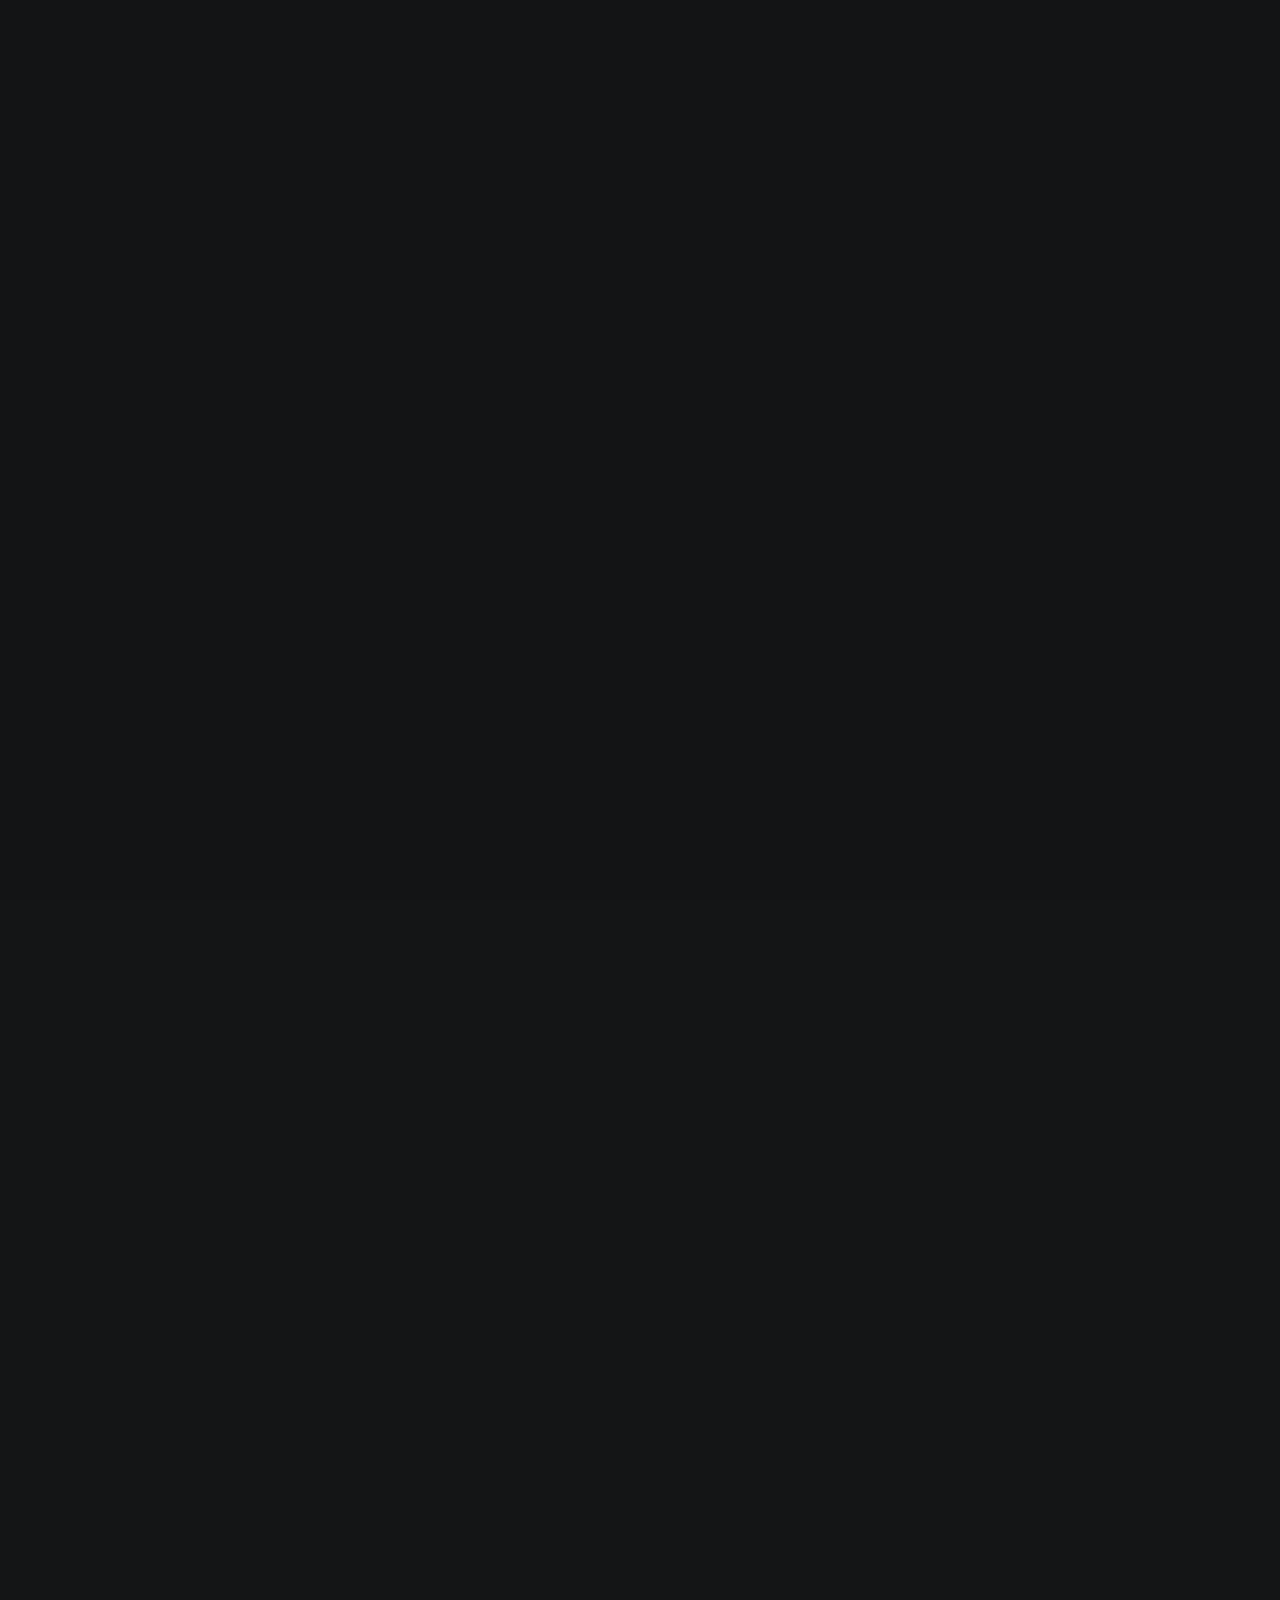
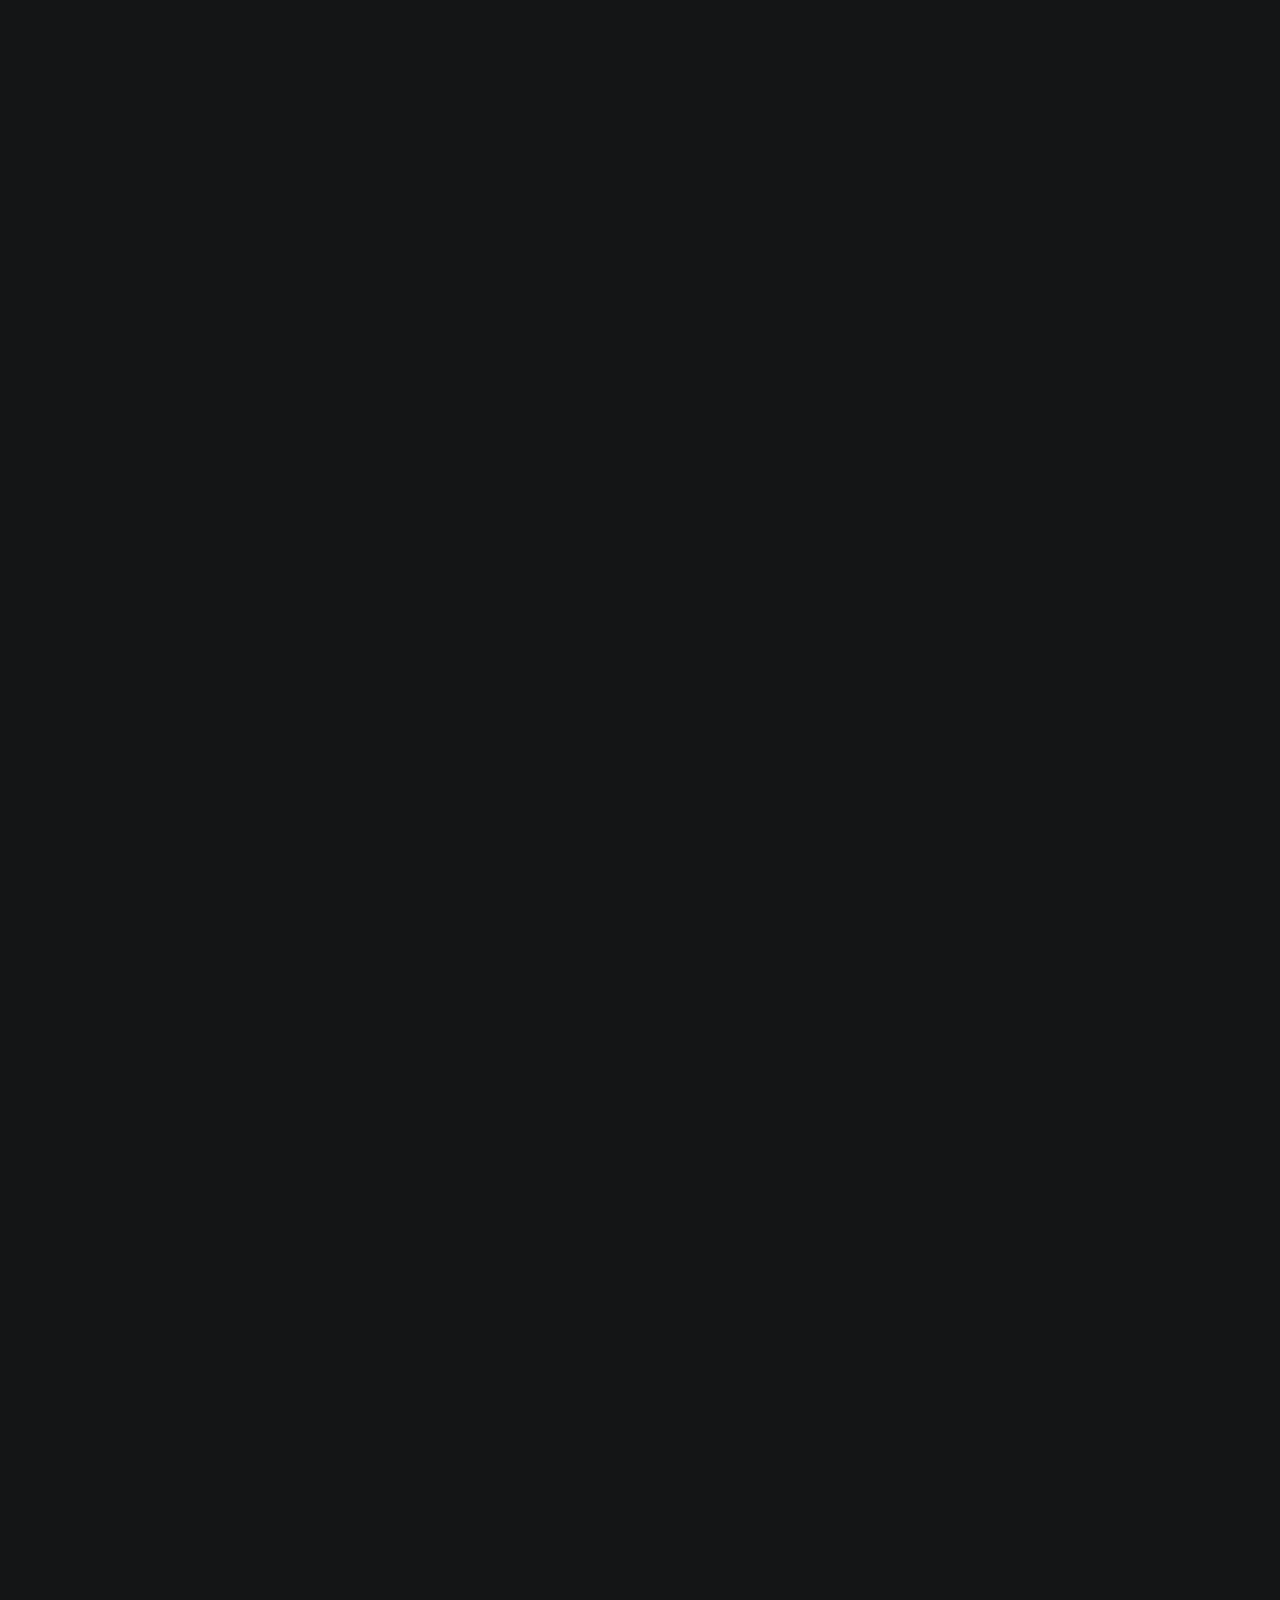
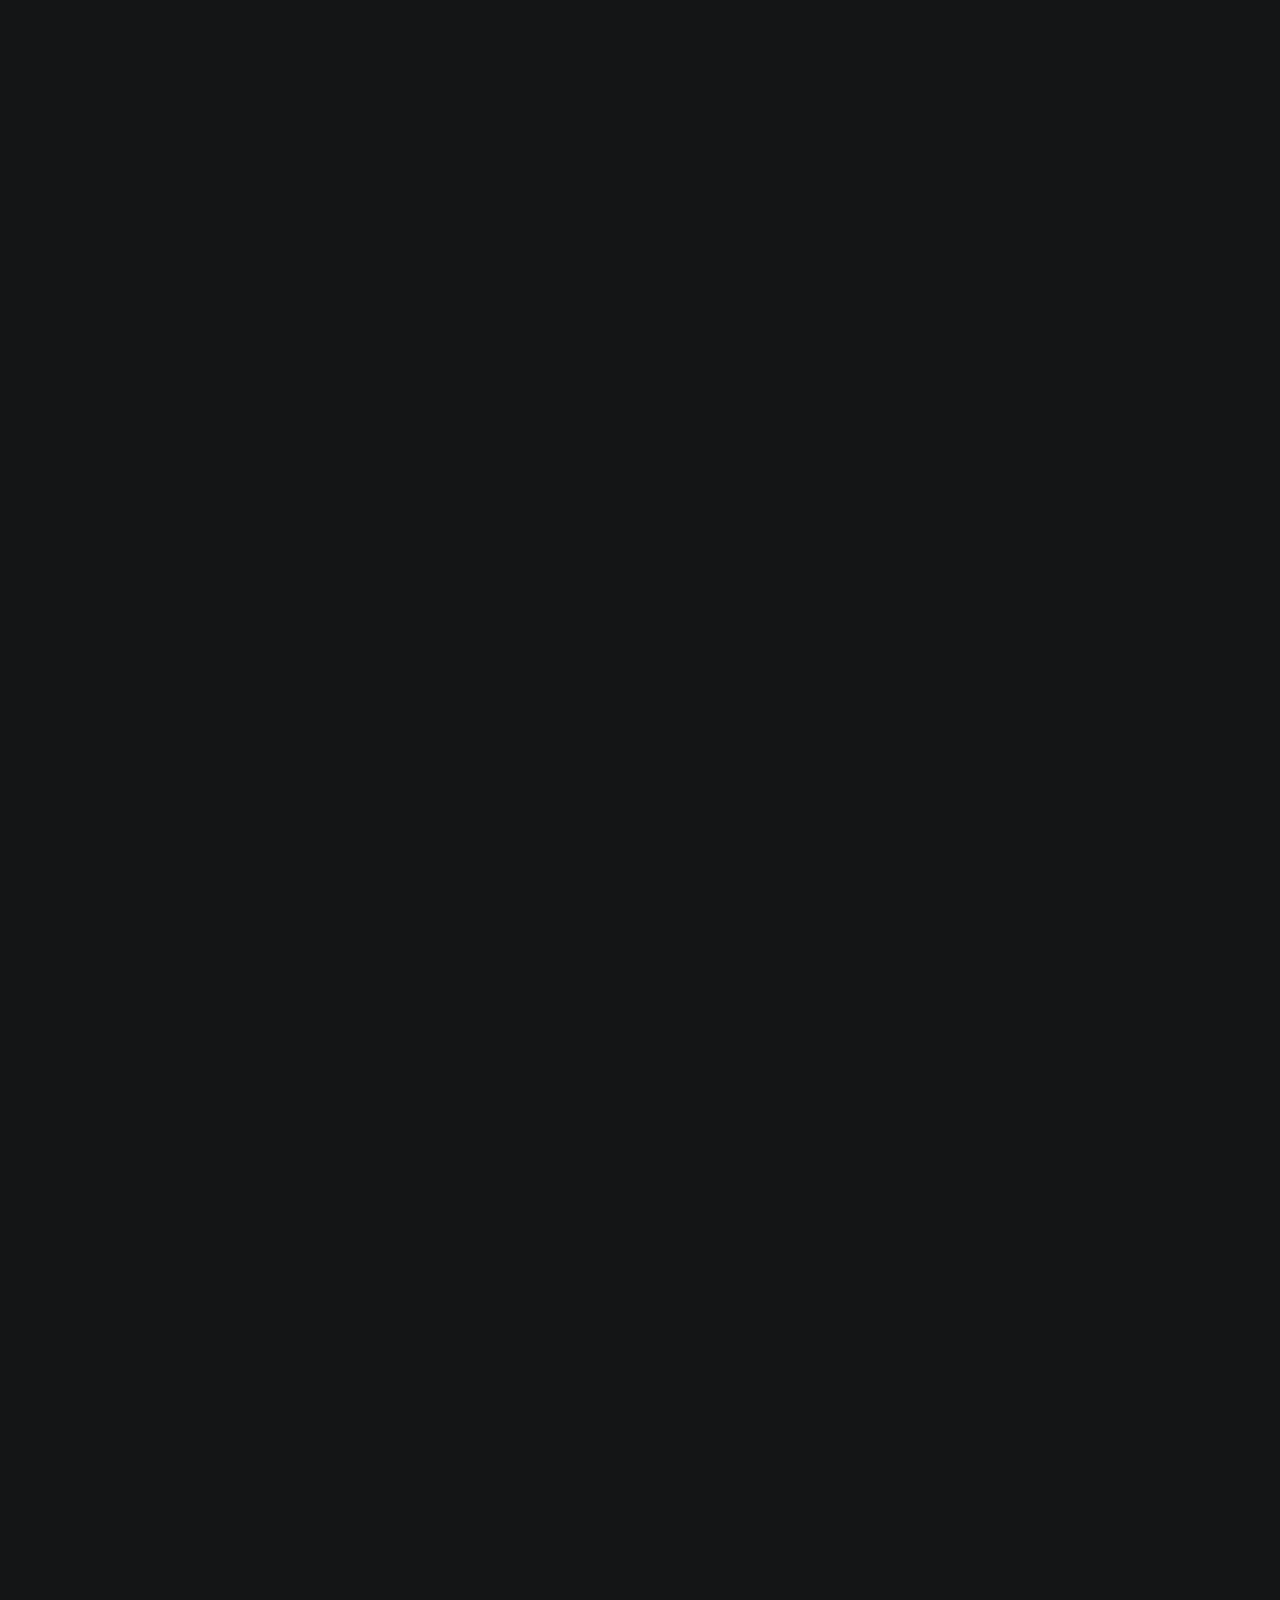
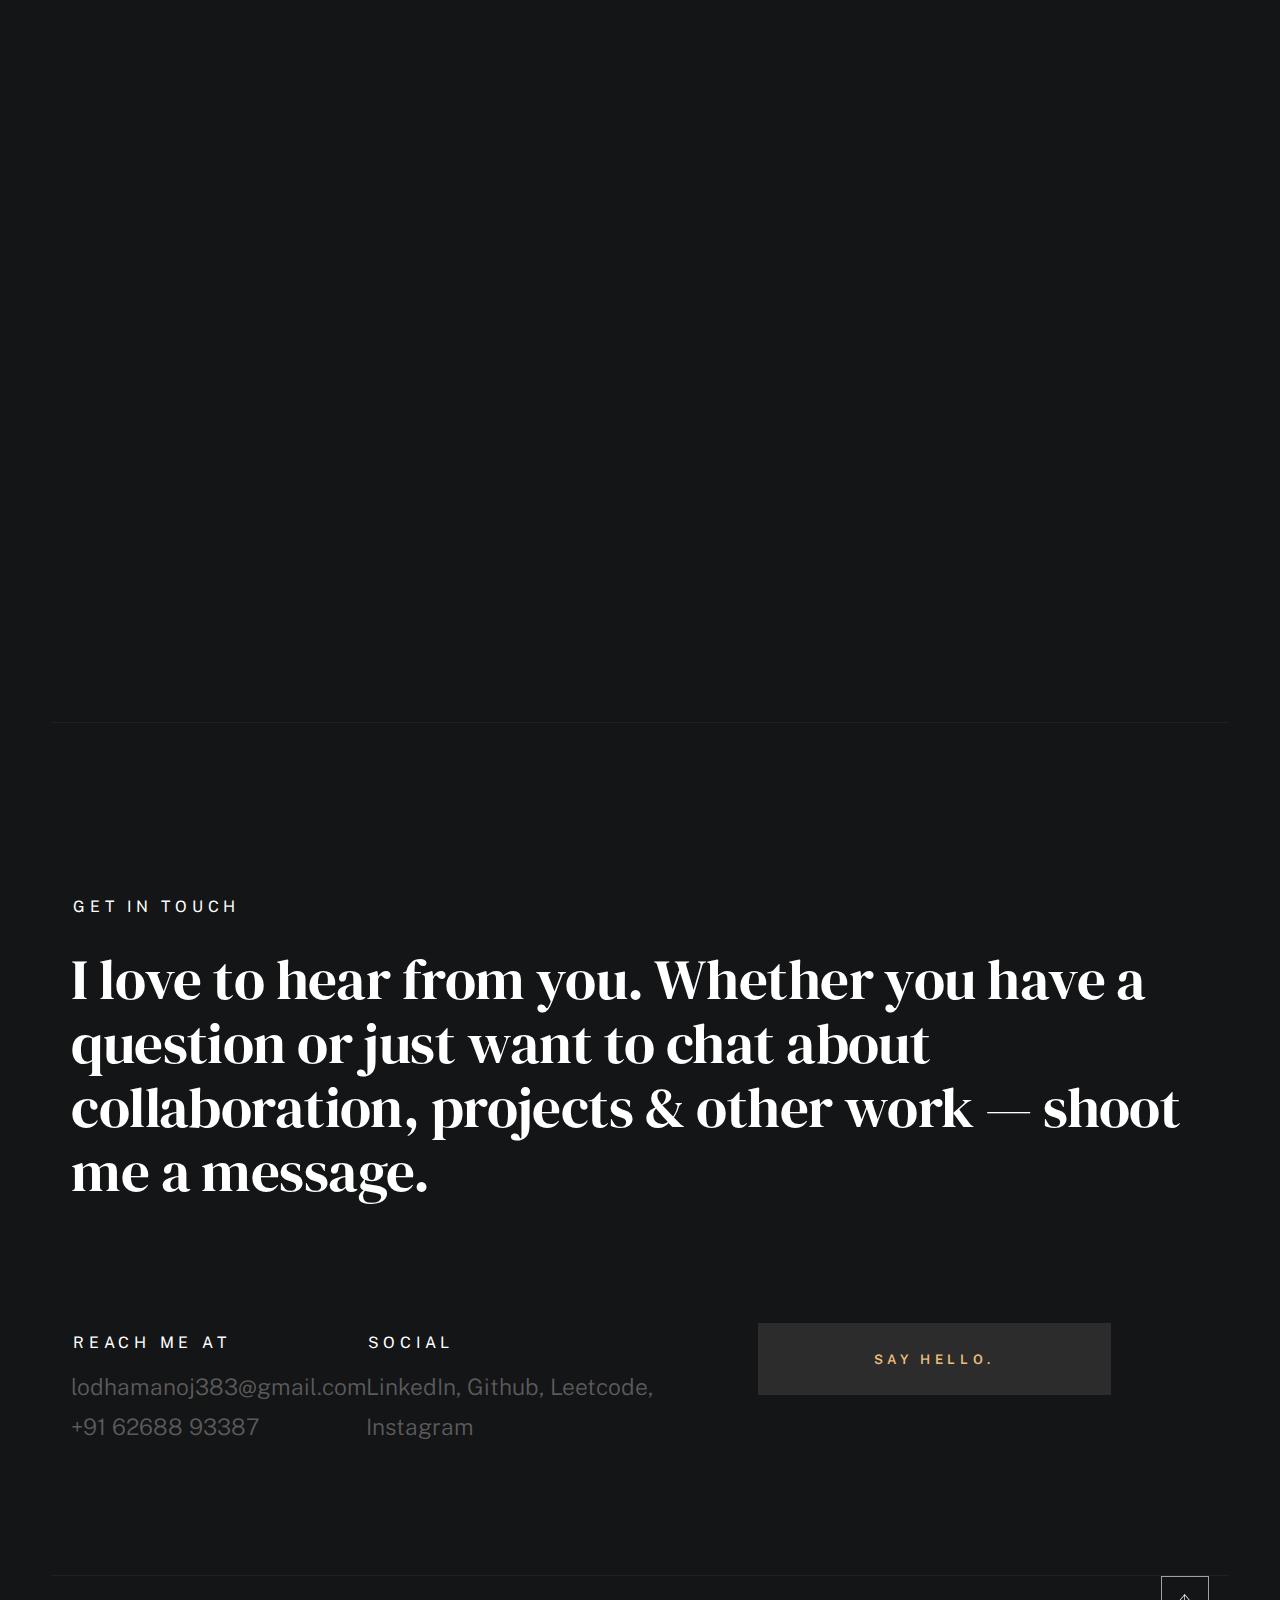
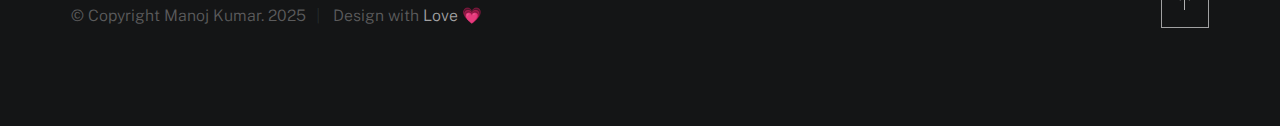
<file: index.html>
<!DOCTYPE html>
<html class="no-js ss-preload" lang="en">
<head>
    <meta charset="utf-8">
    <title>MANOJ KUMAR.</title>
    <meta name="description" content="">
    <meta name="author" content="">
    <meta name="viewport" content="width=device-width, initial-scale=1">
    <!-- css -->
    <link rel="stylesheet" href="css/styles.css">

    <!-- favicons-->
     <link type="image/png" sizes="72x72" rel="icon" href="./images/icons/icons8-m-67.png">

</head>
<body>
    <!--loader-->
    <div id="preloader">
        <div id="loader">
        </div>
    </div>

    <!-- wrapping page content  -->
    <div class="s-pagewrap">
        <!-- circles  -->
        <div class="circles">
            <span></span>
            <span></span>
            <span></span>
            <span></span>
            <span></span>
        </div>

        <!-- header -->
        <header class="s-header">
            <div class="header-mobile">
                <span class="mobile-home-link"><a href="index.html">Manoj.</a></span>
                <a class="mobile-menu-toggle" href="#"><span>Menu</span></a>
            </div>
            <!-- updated latest alert -->
            <!-- <div class="column lg-6 tab-12" style="display: flex;align-items: center;justify-content: center;">
                <div class="alert-box alert-box--notice">
                    ⚡<small>Check Out my Latest project
                        <abbr title="A video-call & Chat Application Using MERN Stack">
                        Streamify
                        </abbr>
                        </small>
                    <span class="alert-box__close"></span>
                </div>       
            </div> -->

            <div class="row wide main-nav-wrap">
                <nav class="column lg-12 main-nav">
                    <ul>
                        <li><a href="#" class="home-link">Manoj.</a></li>
                        <li class="current"><a href="#intro" class="smoothscroll">Intro</a></li>
                        <li><a href="#about" class="smoothscroll">About</a></li>
                        <li><a href="#works" class="smoothscroll">Works</a></li>
                        <li><a href="./blogs/blogs.html">Blogs</a></li>
                        <li><a href="#contact" class="smoothscroll">Say Hello</a></li>
                    </ul>
                </nav>
            </div>
        </header>

        <!-- main-content -->
        <main class="s-content">
            <!-- Intro -->
            <section id="intro" class="s-intro target-section">
                <div class="row intro-content wide">
                    <div class="column">
                        <div class="text-pretitle with-line">
                            Hello Everyone
                        </div>

                        <h1 class="text-huge-title">
                            I am Manoj, <br>
                            a full stack developer, <br>
                            computer science <br> 
                            undergraduate, <br>
                            & aspiring software engineer.
                        </h1>
                    </div>

                    <ul class="intro-social">
                        <li><a href="https://linkedin.com/in/manojkumarlodha/">LinkedIn</a></li>
                        <li><a href="https://github.com/kumarmanoj231">Github</a></li>
                        <li><a href="https://leetcode.com/kumarmanoj231">LeetCode</a></li>
                        <li><a href="#">Instagram</a></li>
                    </ul>
                </div>

                <a href="#about" class="intro-scrolldown smoothscroll">
                    <svg width="24" height="24" viewBox="0 0 24 24" xmlns="http://www.w3.org/2000/svg" fill-rule="evenodd" clip-rule="evenodd"><path d="M11 21.883l-6.235-7.527-.765.644 7.521 9 7.479-9-.764-.645-6.236 7.529v-21.884h-1v21.883z"/></svg>
                </a>
            </section>

            <!-- About -->
            <section id="about" class="s-about target-section">
                <div class="row about-info wide" data-animate-block>
                    <div class="column lg-6 md-12 about-info__pic-block">
                        <img src="images/me.jpg" 
                             srcset="images/me.jpg 1x, images/me.jpg 2x" alt="" class="about-info__pic" data-animate-el>
                    </div>

                    <div class="column lg-6 md-12">
                        <div class="about-info__text" >
                            <h2 class="text-pretitle with-line" data-animate-el>
                                About
                            </h2>
                            <p class="attention-getter" data-animate-el>
                                I'm a passionate full-stack developer skilled in MERN technologies, C++, and MySQL. With hands-on experience in building scalable web apps and real-time platforms, I blends technical expertise with strong collaboration and leadership. My projects reflect innovation, responsiveness, and a user-first mindset across diverse domains.
                            </p>
                            <a href="https://drive.google.com/file/d/18g84h6JqK5wYDIdhRZHJ6Mq7rpUhbh4J/view" class="btn btn--medium u-fullwidth" data-animate-el>Download CV</a>
                        </div>
                    </div>
                </div>

                <div class="row about-expertise" data-animate-block>
                    <div class="column lg-12">
                        <h2 class="text-pretitle" data-animate-el>Expertise</h2>

                        <ul class="skills-list h1" data-animate-el>
                            <li>Data Structures</li>
                            <li>Web Design</li>
                            <li>Databases</li>
                            <li>MERN Stack Development</li>
                            <li>Machine Learning</li>
                        </ul>
                    </div>
                </div>
                
                <div class="row about-timelines" data-animate-block>
                    <div class="column lg-6 tab-12">
                        <h2 class="text-pretitle" data-animate-el>
                            Experience
                        </h2>

                        <div class="timeline" data-animate-el>
                            <div class="timeline__block">
                                <div class="timeline__bullet"></div>
                                <div class="timeline__header">
                                    <h4 class="timeline__title">Excelerate</h4>
                                    <h5 class="timeline__meta">Project Management Intern</h5>
                                    <p class="timeline__timeframe">June 2025 - July 2025</p>
                                </div>
                                <div class="timeline__desc">
                                    <p>
                                        During my internship, I used Jira, Monday.com, and Trello to manage tasks and collaborate with global teams. <br>
                                         I created weekly reports and received valuable guidance from Excelerate mentors, enhancing my project tracking, <br>communication, and organizational skills while contributing to successful project outcomes in a dynamic, cross-cultural environment.
                                    </p>
                                </div>
                            </div>

                            <div class="timeline__block">
                                <div class="timeline__bullet"></div>
                                <div class="timeline__header">
                                    <h4 class="timeline__title">Proxenix</h3>
                                    <h5 class="timeline__meta">Web Development Intern</h5>
                                    <p class="timeline__timeframe">May 2025 - June 2025</p>
                                </div>
                                <div class="timeline__desc">
                                    <p>Developed and delivered responsive web templates using HTML, CSS, and vanilla JavaScript, enhancing cross-device compatibility
and reducing layout shifts by over 30% across screen sizes.
<br>
Applied component-based design principles to ensure scalable and maintainable front-end architecture.
<br>
Improved front-end performance and accessibility standards through structured markup and CSS layouts.</p>
                                </div>
                            </div>
    

    
                        </div>
                    </div>

                    <div class="column lg-6 tab-12">
                        <h2 class="text-pretitle" data-animate-el>
                            Education
                        </h2>

                        <div class="timeline" data-animate-el>
                            <div class="timeline__block">
                                <div class="timeline__bullet"></div>
                                <div class="timeline__header">
                                    <h4 class="timeline__title">Jaypee University Of Engineering & Technology, Guna</h3>
                                    <h5 class="timeline__meta">Bachelors in Computer Science</h5>
                                    <p class="timeline__timeframe">May 2022 - May 2026</p>
                                </div>
                                <div class="timeline__desc">
                                    <p>Exploring Computer Science – Building foundational knowledge in programming, systems, and problem-solving through hands-on learning.
</p>
                                </div>
                            </div>
    
                            <div class="timeline__block">
                                <div class="timeline__bullet"></div>
                                <div class="timeline__header">
                                    <h4 class="timeline__title">
                                        Hindupat Public School
                                    </h4>
                                    <h5 class="timeline__meta">Senior-Secondary Education</h5>
                                    <p class="timeline__timeframe">
                                        March 2022</p>
                                </div>
                                <div class="timeline__desc">
                                    <p>Spent my school life enjoying every moment, cherishing friendships, laughter, and the little joys of growing up ✨</p>
                                </div>
                            </div>
                        </div> 
                    </div>
                </div>
            </section> 


            <!-- Recent works section -->
            <section id="works" class="s-works target-section">
              
                <div class="row works-portfolio">
                    <div class="column lg-12" data-animate-block>
                        <h2 class="text-pretitle" data-animate-el>
                            Recent Works
                        </h2>
                        <p class="h1" data-animate-el>
                            Here are some of my favorite projects I have done lately. Feel free to check them out.
                        </p>
    
                        <ul class="folio-list row block-lg-one-half block-stack-on-1000">

                            <li class="folio-list__item column" data-animate-el>
                                <a class="folio-list__item-link" href="#modal-01">
                                    <div class="folio-list__item-pic">
                                        <img src="images/projects/book/1641x600.jpg"
                                             srcset="images/projects/book/1641x600.jpg 1x, images/projects/book/1641x1300.jpg 2x"  alt="">
                                    </div>
                                    
                                    <div class="folio-list__item-text">
                                        <div class="folio-list__item-cat">
                                            Python, Machine Learning
                                        </div>
                                        <div class="folio-list__item-title">
                                            Book Recommendation System
                                        </div>
                                    </div>
                                </a>
                                <a class="folio-list__proj-link" href="https://github.com/kumarmanoj231/Book-Recommendation-System" title="project link">
                                    <svg width="15" height="15" viewBox="0 0 15 15" fill="none" xmlns="http://www.w3.org/2000/svg"><path d="M8.14645 3.14645C8.34171 2.95118 8.65829 2.95118 8.85355 3.14645L12.8536 7.14645C13.0488 7.34171 13.0488 7.65829 12.8536 7.85355L8.85355 11.8536C8.65829 12.0488 8.34171 12.0488 8.14645 11.8536C7.95118 11.6583 7.95118 11.3417 8.14645 11.1464L11.2929 8H2.5C2.22386 8 2 7.77614 2 7.5C2 7.22386 2.22386 7 2.5 7H11.2929L8.14645 3.85355C7.95118 3.65829 7.95118 3.34171 8.14645 3.14645Z" fill="currentColor" fill-rule="evenodd" clip-rule="evenodd"></path></svg>
                                </a>
                            </li> 

                            <li class="folio-list__item column" data-animate-el>
                                <a class="folio-list__item-link" href="#modal-02">
                                    <div class="folio-list__item-pic">
                                        <img src="images/projects/streamify/streamify682.jpg" 
                                             srcset="images/projects/streamify/streamify682.jpg 1x, images/projects/streamify/streamify1022.jpg 2x" alt="">
                                    </div>
                                    
                                    <div class="folio-list__item-text">
                                        <div class="folio-list__item-cat">
                                            MERN Stack Development
                                        </div>
                                        <div class="folio-list__item-title">
                                            Streamify
                                        </div>
                                    </div>
                                </a>
                                <a class="folio-list__proj-link" href="https://streamify-0u1w.onrender.com/" title="project link">
                                    <svg width="15" height="15" viewBox="0 0 15 15" fill="none" xmlns="http://www.w3.org/2000/svg"><path d="M8.14645 3.14645C8.34171 2.95118 8.65829 2.95118 8.85355 3.14645L12.8536 7.14645C13.0488 7.34171 13.0488 7.65829 12.8536 7.85355L8.85355 11.8536C8.65829 12.0488 8.34171 12.0488 8.14645 11.8536C7.95118 11.6583 7.95118 11.3417 8.14645 11.1464L11.2929 8H2.5C2.22386 8 2 7.77614 2 7.5C2 7.22386 2.22386 7 2.5 7H11.2929L8.14645 3.85355C7.95118 3.65829 7.95118 3.34171 8.14645 3.14645Z" fill="currentColor" fill-rule="evenodd" clip-rule="evenodd"></path></svg>
                                </a>
                            </li>

                            <li class="folio-list__item column" data-animate-el>
                                <a class="folio-list__item-link" href="#modal-03">
                                    <div class="folio-list__item-pic">
                                        <img src="images/projects/sight/1094.jpg" 
                                             srcset="images/projects/sight/1094.jpg 1x, images/projects/sight/10941.jpg 2x" alt="">
                                    </div>
                                    
                                    <div class="folio-list__item-text">
                                        <div class="folio-list__item-cat">
                                            MEN Stack
                                        </div>
                                        <div class="folio-list__item-title">
                                            Sight- Web Travel Helper
                                        </div>
                                    </div>
                                </a>
                                <a class="folio-list__proj-link" href="https://wanderl.onrender.com/" title="project link">
                                    <svg width="15" height="15" viewBox="0 0 15 15" fill="none" xmlns="http://www.w3.org/2000/svg"><path d="M8.14645 3.14645C8.34171 2.95118 8.65829 2.95118 8.85355 3.14645L12.8536 7.14645C13.0488 7.34171 13.0488 7.65829 12.8536 7.85355L8.85355 11.8536C8.65829 12.0488 8.34171 12.0488 8.14645 11.8536C7.95118 11.6583 7.95118 11.3417 8.14645 11.1464L11.2929 8H2.5C2.22386 8 2 7.77614 2 7.5C2 7.22386 2.22386 7 2.5 7H11.2929L8.14645 3.85355C7.95118 3.65829 7.95118 3.34171 8.14645 3.14645Z" fill="currentColor" fill-rule="evenodd" clip-rule="evenodd"></path></svg>
                                </a>
                            </li> 

                            <li class="folio-list__item column" data-animate-el>
                                <a class="folio-list__item-link" href="#modal-04">
                                    <div class="folio-list__item-pic">
                                        <img src="images/projects/build-your-own-git/18697.jpg"
                                             srcset="images/projects/build-your-own-git/18697.jpg 1x, images/projects/build-your-own-git/186971.jpg 2x" alt="">
                                    </div>
                                    
                                    <div class="folio-list__item-text">
                                        <div class="folio-list__item-cat">
                                            Javascript, Shell
                                        </div>
                                        <div class="folio-list__item-title">
                                            Build Your Own Git
                                        </div>
                                    </div>
                                </a>
                                <a class="folio-list__proj-link" href="https://github.com/kumarmanoj231/build-your-own-git" title="project link">
                                    <svg width="15" height="15" viewBox="0 0 15 15" fill="none" xmlns="http://www.w3.org/2000/svg"><path d="M8.14645 3.14645C8.34171 2.95118 8.65829 2.95118 8.85355 3.14645L12.8536 7.14645C13.0488 7.34171 13.0488 7.65829 12.8536 7.85355L8.85355 11.8536C8.65829 12.0488 8.34171 12.0488 8.14645 11.8536C7.95118 11.6583 7.95118 11.3417 8.14645 11.1464L11.2929 8H2.5C2.22386 8 2 7.77614 2 7.5C2 7.22386 2.22386 7 2.5 7H11.2929L8.14645 3.85355C7.95118 3.65829 7.95118 3.34171 8.14645 3.14645Z" fill="currentColor" fill-rule="evenodd" clip-rule="evenodd"></path></svg>
                                </a>
                            </li>

                        </ul>
                    </div>

                    <!-- Project Modals -->
                    <div id="modal-01" hidden>
                        <div class="modal-popup">
                            <img src="images/projects/book/1641x1400.jpg" alt="">
                
                            <div class="modal-popup__desc">
                                <h5>Book Recommendation System</h5>
                                <p>Book Recommendation System using content-based and collaborative filtering approaches. Combines book metadata (genres, authors) and user interactions (ratings) to deliver accurate and personalized recommendations. Built with Python, leveraging libraries like Pandas, Scikit-learn</p>
                                <ul class="modal-popup__cat">
                                    <li>Machine Learning</li>
                                    <li>Python</li>
                                </ul>
                            </div>
                
                            <a href="https://github.com/kumarmanoj231/Book-Recommendation-System" class="modal-popup__details">Project link</a>
                        </div>
                    </div>

                    <div id="modal-02" hidden>
                        <div class="modal-popup">
                            <img src="images/projects/streamify/streamify1300.jpg" alt="">
                
                            <div class="modal-popup__desc">
                                <h5>Streamify : 1:1 Video Calling & Real-Time Chat App</h5>
                                <p>Developed a full-stack web app enabling 1:1 video calls with less than 200ms latency using Stream’s Video SDK.Integrated real-time chat with instant message sync and typing indicators, boosting responsiveness by 30. Built minimal, responsive UI with React + Tailwind, achieving 100% mobile and desktop compatibility.Reduced cold start and load time by 35% through Vite optimization and component-level code splitting. </p>
                                <ul class="modal-popup__cat">
                                    <li>MERN</li>
                                </ul>
                            </div>
                
                            <a href="https://streamify-0u1w.onrender.com/" class="modal-popup__details">Project link</a>
                        </div>
                    </div>

                    <div id="modal-03" hidden>
                        <div class="modal-popup">
                            <img src="images/projects/sight/10942.jpg" alt="sight">
                
                            <div class="modal-popup__desc">
                                <h5>Sight - Travel Helper Website</h5>
                                <p>Sight is a web application built to assist users in planning their travel. It is designed using the MVC framework, with MongoDB, Express, and Node.js as the backend technologies, and utilizes EJS for server-side rendering. The application supports user authentication for a secure and personalized experience.</p>
                                <ul class="modal-popup__cat">
                                    <li>MERN</li>
                                </ul>
                            </div>
                
                            <a href="https://wanderl.onrender.com/" class="modal-popup__details">Project link</a>
                        </div>
                    </div>

                    <div id="modal-04" hidden>
                        <div class="modal-popup">
                            <img src="images/projects/build-your-own-git/186972.jpg" alt="">
                
                            <div class="modal-popup__desc">
                                <h5>Build Your Own Git</h5>
                                <p>Implemented few git commands, a popular version control system using javascript with the reference of codecrofters. Commands like ls-tree,cat-file, hash-object, write-tree, commit-tree and found a intersting process of understanding how git works internally which we use daily.</p>
                                <ul class="modal-popup__cat">
                                    <li>JavaScript</li>
                                    <li>Shell</li>
                                </ul>
                            </div>
                
                            <a href="https://github.com/kumarmanoj231/build-your-own-git" class="modal-popup__details">Project link</a>
                        </div>
                    </div>

                </div>

                <!-- certifications -->
                <div class="row testimonials">
                    <div class="column lg-12" data-animate-block>
                        <h2 class="text-pretitle" data-animate-el>
                            certifications
                        </h2>
                        <div class="swiper-container testimonial-slider" data-animate-el>
                            <div class="swiper-wrapper">
                                <!-- certification 1 -->
                                <div class="testimonial-slider__slide swiper-slide">
                                    <div class="testimonial-slider__author">
                                        <img src="images/certifications/infosys_springboard.png" alt="Author image" class="testimonial-slider__avatar">
                                        <cite class="testimonial-slider__cite">
                                            <strong>Introduction to Machine Learning</strong>
                                            <span>Infosys Springboard</span>
                                        </cite>
                                    </div>
                                    <p>
                                    The Introduction to Machine Learning course by Infosys Springboard teaches you core ML concepts, algorithms, and real-world applications. You learn data preprocessing, model training, evaluation, and deployment using practical examples to build intelligent systems and make data-driven decisions.

                                    </p>
                                </div>
                                <!-- certification 2 -->
                                <div class="testimonial-slider__slide swiper-slide">
                                    <div class="testimonial-slider__author">
                                        <img src="images/certifications/linkedin-learning.jpg" alt="linkedin-learning" class="testimonial-slider__avatar">
                                        <cite class="testimonial-slider__cite">
                                            <strong>Career essentials in Software Development</strong>
                                            <span>LinkedIn Learning</span>
                                        </cite>
                                    </div>
                                    <p>
                                    The Career Essentials in Software Development course by LinkedIn Learning builds your foundation in programming, problem-solving, and software design. You learn coding best practices, version control, and teamwork skills to start or grow your career as a professional software developer.
                                    </p>
                                </div>
                                <!-- certification 3 -->
                                <div class="testimonial-slider__slide swiper-slide">
                                    <div class="testimonial-slider__author">
                                        <img src="images/certifications/simplilearn.jpg" alt="Author image" class="testimonial-slider__avatar">
                                        <cite class="testimonial-slider__cite">
                                            <strong>Introduction to Full stack development</strong>
                                            <span>Simplilearn</span>
                                        </cite>
                                    </div>
                                    <p>
                                    The Introduction to Full Stack Development course by Simplilearn covers front-end, back-end, and database fundamentals. You learn to build, deploy, and manage complete web applications using modern technologies and frameworks for end-to-end development.
                                    </p>
                                </div>
                            </div>
                            <div class="swiper-pagination"></div>
                        </div>
                    </div>
                </div> 
            </section> 


            <!-- contact -->
            <section id="contact" class="s-contact target-section">

                <div class="row contact-top">
                    <div class="column lg-12">
                        <h2 class="text-pretitle">
                            Get In Touch
                        </h2>

                        <p class="h1">
                            I love to hear from you.
                            Whether you have a question or just 
                            want to chat about collaboration, projects & other work — shoot me a message.
                        </p>
                    </div>
                </div>

                <div class="row contact-bottom">
                    <div class="column lg-3 md-5 tab-6 stack-on-550 contact-block">
                        <h3 class="text-pretitle">Reach me at</h3>
                        <p class="contact-links">
                            <a href="mailto:lodhamanoj383@gmail.com" class="mailtoui">lodhamanoj383@gmail.com</a> <br>
                            <a href="tel:+916268893387">+91 62688 93387</a>
                        </p>
                    </div>
                    <div class="column lg-4 md-5 tab-6 stack-on-550 contact-block">
                        <h3 class="text-pretitle">Social</h3>
                        <ul class="contact-social">
                            <li><a href="https://linkedin.com/in/manojkumarlodha/">LinkedIn</a></li>
                            <li><a href="https://github.com/kumarmanoj231">Github</a></li>
                            <li><a href="https://leetcode.com/kumarmanoj231">Leetcode</a></li>
                            <li><a href="#">Instagram</a></li>
                        </ul>
                    </div>
                    <div class="column lg-4 md-12 contact-block">
                        <a href="mailto:lodhamanoj383@gmail.com" class="mailtoui btn btn--medium u-fullwidth contact-btn">Say Hello.</a>
                    </div>
                </div> 

            </section>
        </main>

        <!-- footer -->
        <footer class="s-footer">
            <div class="row">
                <div class="column ss-copyright">
                    <span>© Copyright Manoj Kumar. 2025</span> 
                    <span>Design with <a href="#">Love 💗</a></span>
                </div>

                <div class="ss-go-top">
                    <a class="smoothscroll" title="Back to Top" href="#top">
                        <svg xmlns="http://www.w3.org/2000/svg" viewBox="0 0 24 24" fill-rule="evenodd" clip-rule="evenodd"><path d="M11 2.206l-6.235 7.528-.765-.645 7.521-9 7.479 9-.764.646-6.236-7.53v21.884h-1v-21.883z"/></svg>
                    </a>
                </div>
            </div>
        </footer> 
    </div>

    <script src="js/plugins.js"></script>
    <script src="js/main.js"></script>
</body>
</html>
</file>
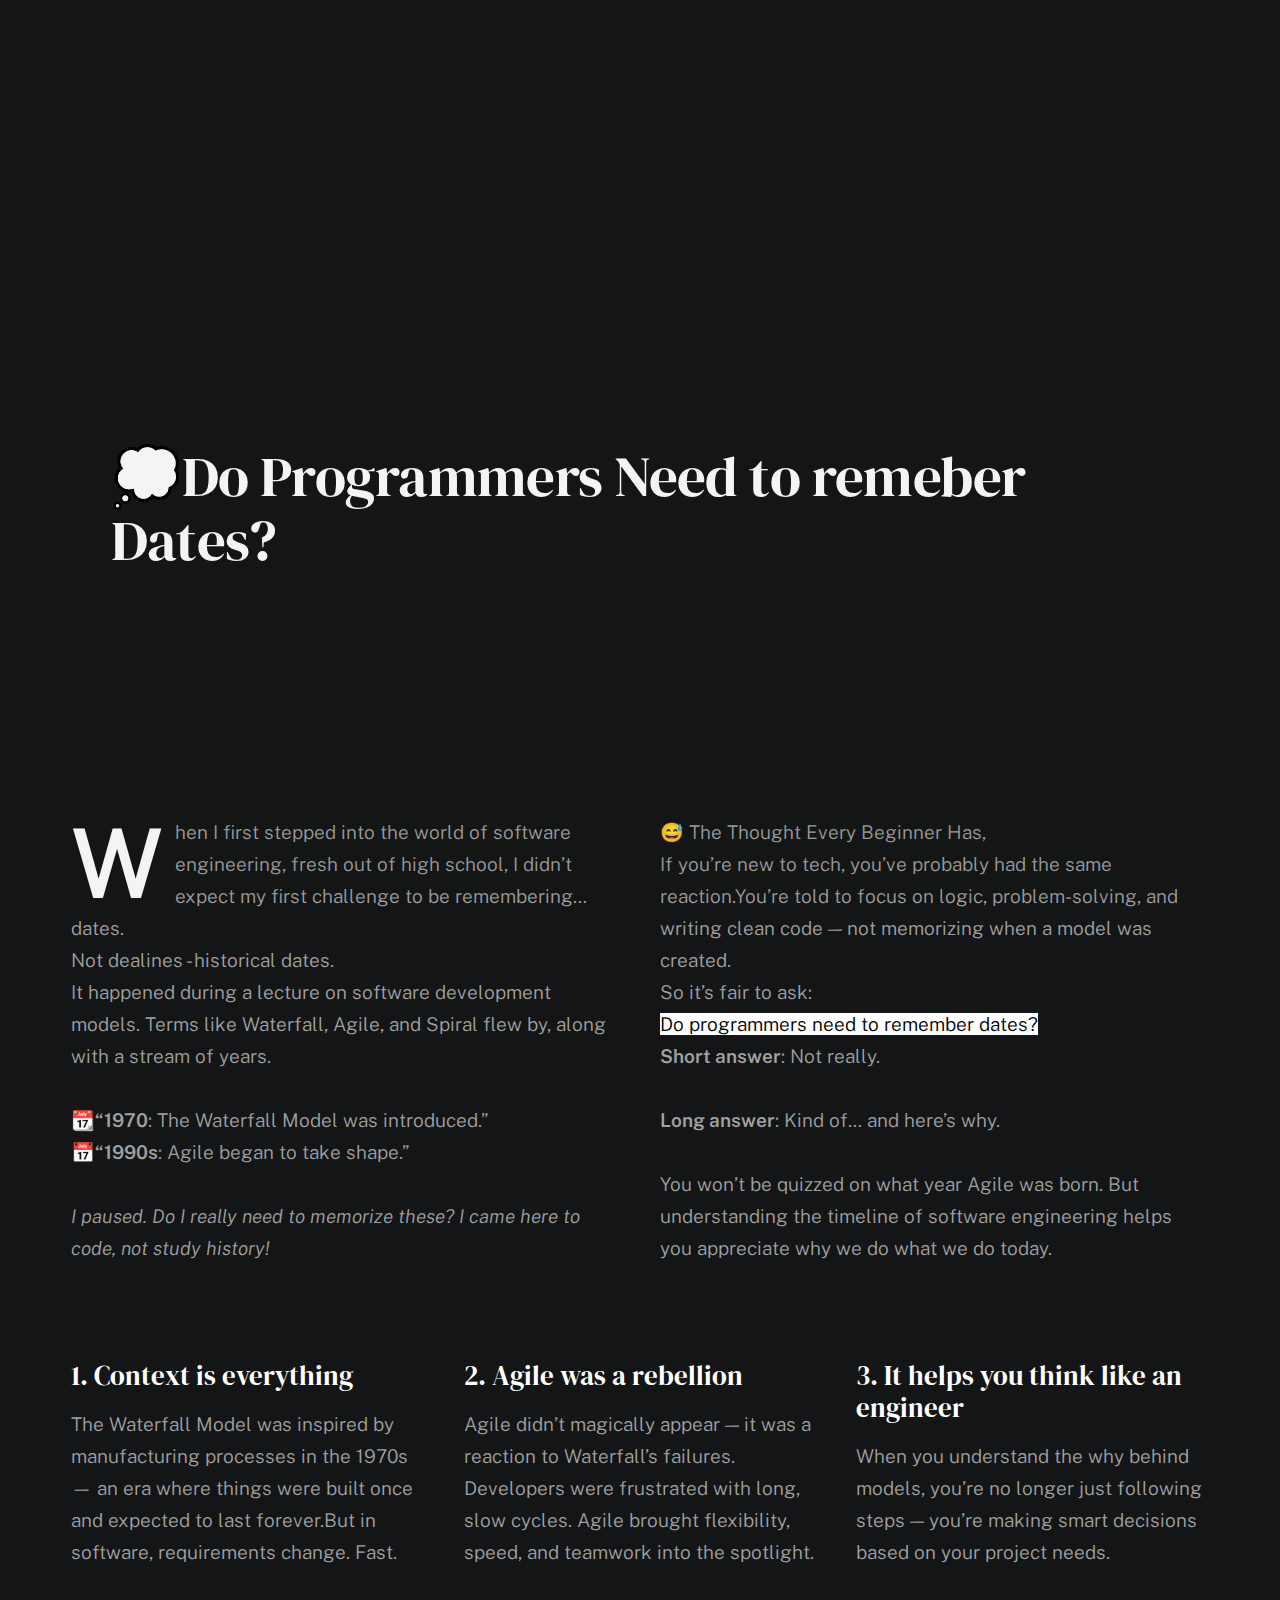
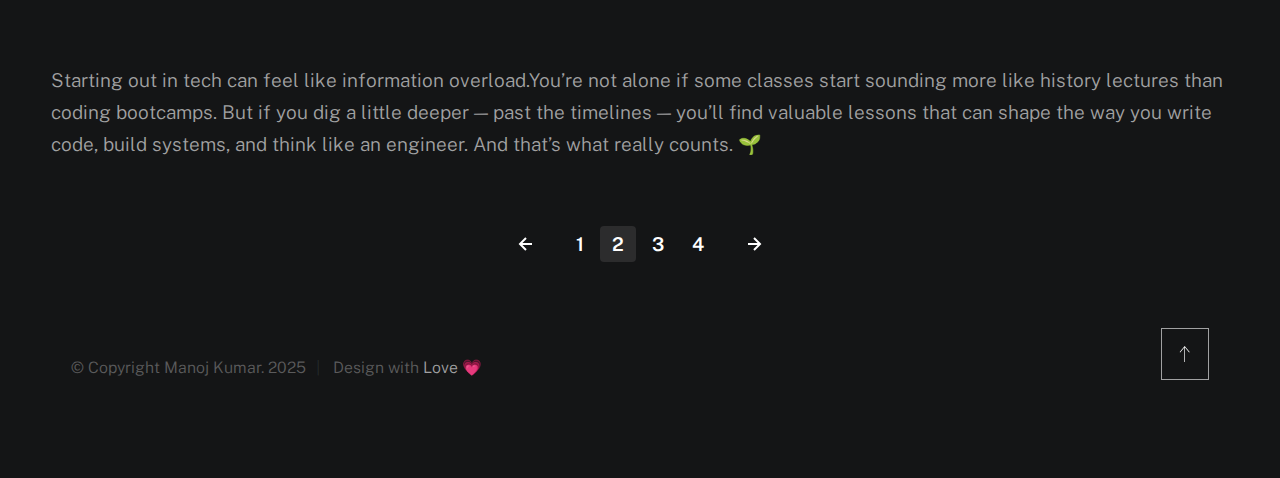
<file: blogs/blog1.html>
<!DOCTYPE html>
<html class="no-js ss-preload" lang="en">
  <head>
    <meta charset="utf-8" />
    <title>Do Programmers Need to remeber Dates?</title>
    <meta name="description" content="" />
    <meta name="author" content="" />
    <meta name="viewport" content="width=device-width, initial-scale=1" />
    <!-- css -->
    <link rel="stylesheet" href="../css/vendor.css" />
    <link rel="stylesheet" href="../css/styles.css" />

    <!-- favicons-->
    <link
      type="image/png"
      sizes="72x72"
      rel="icon"
      href="../images/icons/icons8-m-67.png"
    />
  </head>

  <body id="top">
    <div id="preloader">
      <div id="loader"></div>
    </div>

    <div class="s-pagewrap">
      <div class="circles">
        <span></span>
        <span></span>
        <span></span>
        <span></span>
        <span></span>
      </div>

      <main class="s-content">
        <section id="intro" class="s-intro target-section">
          <div class="row intro-content wide">
            <div class="column">
              <div class="text-pretitle with-line">Hello From Blog 1</div>

              <h1 class="text-small-title">
                💭Do Programmers Need to remeber Dates?
              </h1>
            </div>

            <ul class="intro-social">
              <li>
                <a href="https://linkedin.com/in/manojkumarlodha/">LinkedIn</a>
              </li>
            </ul>
          </div>
        </section>

        <div id="styles" class="s-styles">
          <div class="row">
            <div class="column lg-6 tab-12">
              <p class="drop-cap">
                When I first stepped into the world of software engineering,
                fresh out of high school, I didn’t expect my first challenge to
                be remembering… dates.
                <br />

                Not dealines - historical dates. <br />

                It happened during a lecture on software development models.
                Terms like Waterfall, Agile, and Spiral flew by, along with a
                stream of years.
                <br /><br />

                <b>📆“1970</b>: The Waterfall Model was introduced.” <br />
                <b>📅“1990s</b>: Agile began to take shape.”
              </p>

              <p>
                <em
                  >I paused. Do I really need to memorize these? I came here to
                  code, not study history!
                </em>
              </p>
            </div>
            <div class="column lg-6 tab-12">
              <p>
                😅 The Thought Every Beginner Has, <br />
                If you’re new to tech, you’ve probably had the same
                reaction.You’re told to focus on logic, problem-solving, and
                writing clean code — not memorizing when a model was created.
                <br />
                So it’s fair to ask: <br />
                <mark>Do programmers need to remember dates?</mark> <br />
                <b>Short answer</b>: Not really. <br />
                <br />
                <b>Long answer</b>: Kind of… and here’s why.
              </p>

              <p>
                You won’t be quizzed on what year Agile was born. But
                understanding the timeline of software engineering helps you
                appreciate why we do what we do today.
              </p>
            </div>
          </div>
          <div class="row">
            <div class="column lg-4 tab-12">
                <h4>1. Context is everything</h4>
              <p>
                The Waterfall Model was inspired by manufacturing processes in the 1970s — an era where things were built once and expected to last forever.But in software, requirements change. Fast. 
              </p>
            </div>
            <div class="column lg-4 tab-12">
                <h4>2. Agile was a rebellion</h4>
              <p>Agile didn’t magically appear — it was a reaction to Waterfall’s failures. Developers were frustrated with long, slow cycles. Agile brought flexibility, speed, and teamwork into the spotlight.</p>
            </div>
            <div class="column lg-4 tab-12">
                <h4>3. It helps you think like an engineer</h4>
              <p>When you understand the why behind models, you’re no longer just following steps — you’re making smart decisions based on your project needs.
</p>
            </div>
          </div>
          <br /><br />

          <div class="row">
            <p>
              Starting out in tech can feel like information
              overload.You’re not alone if some classes start sounding more like
              history lectures than coding bootcamps. But if you dig a little
              deeper — past the timelines — you’ll find valuable lessons that
              can shape the way you write code, build systems, and think like an
              engineer. And that’s what really counts. 🌱
            </p>
          </div>
        </div>

        <div class="row">
          <div class="column lg-12">
            <nav class="pgn">
              <ul>
                <li>
                  <a class="pgn__prev" href="blogs.html">
                    <svg
                      xmlns="http://www.w3.org/2000/svg"
                      width="24"
                      height="24"
                      viewBox="0 0 24 24"
                    >
                      <path
                        d="M12.707 17.293L8.414 13H18v-2H8.414l4.293-4.293-1.414-1.414L4.586 12l6.707 6.707z"
                      />
                    </svg>
                  </a>
                </li>
                <li><a class="pgn__num" href="blog1.html">1</a></li>
                <li><span class="pgn__num current">2</span></li>
                <li><a class="pgn__num" href="blog2.html">3</a></li>
                <li><a class="pgn__num" href="blog3.html">4</a></li>

                <li>
                  <a class="pgn__next" href="blog2.html">
                    <svg
                      xmlns="http://www.w3.org/2000/svg"
                      width="24"
                      height="24"
                      viewBox="0 0 24 24"
                    >
                      <path
                        d="M11.293 17.293l1.414 1.414L19.414 12l-6.707-6.707-1.414 1.414L15.586 11H6v2h9.586z"
                      />
                    </svg>
                  </a>
                </li>
              </ul>
            </nav>
          </div>
        </div>
      </main>

      <!-- footer -->
      <footer class="s-footer">
        <div class="row">
          <div class="column ss-copyright">
            <span>© Copyright Manoj Kumar. 2025</span>
            <span>Design with <a href="#">Love 💗</a></span>
          </div>

          <div class="ss-go-top">
            <a class="smoothscroll" title="Back to Top" href="#top">
              <svg
                xmlns="http://www.w3.org/2000/svg"
                viewBox="0 0 24 24"
                fill-rule="evenodd"
                clip-rule="evenodd"
              >
                <path
                  d="M11 2.206l-6.235 7.528-.765-.645 7.521-9 7.479 9-.764.646-6.236-7.53v21.884h-1v-21.883z"
                />
              </svg>
            </a>
          </div>
        </div>
      </footer>
    </div>

    <script src="../js/plugins.js"></script>
    <script src="../js/main.js"></script>
  </body>
</html>
</file>
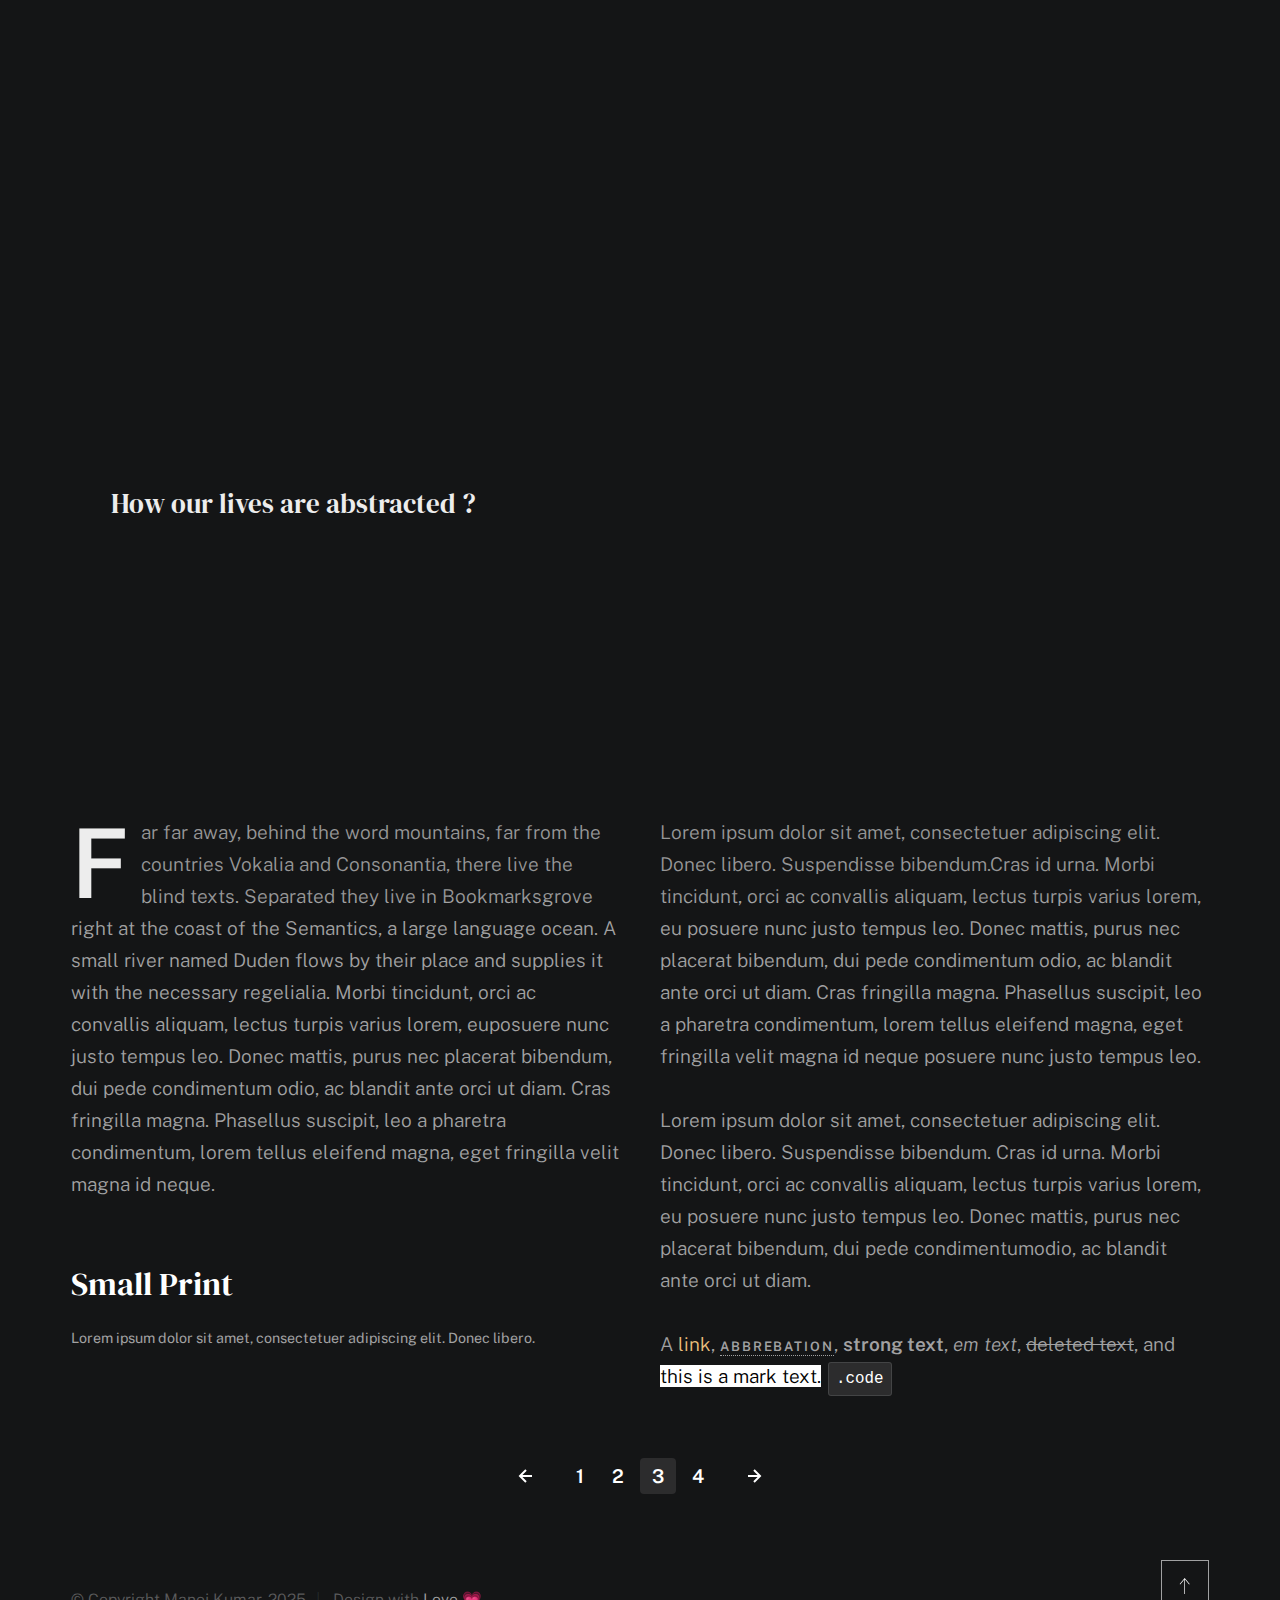
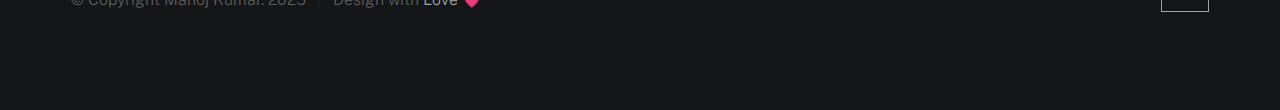
<file: blogs/blog2.html>
<!DOCTYPE html>
<html class="no-js ss-preload" lang="en">
<head>
    <meta charset="utf-8">
    <title>How our lives are abstracted ?</title>
    <meta name="description" content="">
    <meta name="author" content="">
    <meta name="viewport" content="width=device-width, initial-scale=1">
    <!-- css -->
    <link rel="stylesheet" href="../css/vendor.css">
    <link rel="stylesheet" href="../css/styles.css">

    <!-- favicons-->
     <link type="image/png" sizes="72x72" rel="icon" href="../images/icons/icons8-m-67.png">

</head>

<body id="top">
    <div id="preloader">
        <div id="loader">
        </div>
    </div>

    <div class="s-pagewrap">
        <div class="circles">
            <span></span>
            <span></span>
            <span></span>
            <span></span>
            <span></span>
        </div>

        <main class="s-content">
            <section id="intro" class="s-intro target-section">
                <div class="row intro-content wide">
                    <div class="column">
                        <div class="text-pretitle with-line">
                            Hello From blog 2
                        </div>

                        <h4 class="text-small-title">
                            How our lives are abstracted ?
                        </h4>
                    </div>

                </div>

                <a href="#about" class="intro-scrolldown smoothscroll">
                    <svg width="24" height="24" viewBox="0 0 24 24" xmlns="http://www.w3.org/2000/svg" fill-rule="evenodd" clip-rule="evenodd"><path d="M11 21.883l-6.235-7.527-.765.644 7.521 9 7.479-9-.764-.645-6.236 7.529v-21.884h-1v21.883z"/></svg>
                </a>
            </section>

            <div id="styles" class="s-styles">
                <div class="row">
                    <div class="column lg-6 tab-12">
                        <p class="drop-cap">Far far away, behind the word mountains, far from the countries Vokalia and Consonantia,
                        there live the blind texts. Separated they live in Bookmarksgrove right at the coast of the
                        Semantics, a large language ocean. A small river named Duden flows by their place and supplies it with the 
                        necessary regelialia. Morbi tincidunt, orci ac convallis aliquam, lectus turpis varius lorem, 
                        euposuere nunc justo tempus leo. Donec mattis, purus nec placerat bibendum, dui pede condimentum odio, 
                        ac blandit ante orci ut diam. Cras fringilla magna. Phasellus suscipit, leo a pharetra condimentum, 
                        lorem tellus eleifend magna, eget fringilla velit magna id neque.
                        </p>

                        <h3>Small Print</h3>

                        <p><small>Lorem ipsum dolor sit amet, consectetuer adipiscing elit. Donec libero.</small></p>

                    </div>
                    <div class="column lg-6 tab-12">
                        <p>
                        Lorem ipsum dolor sit amet, consectetuer adipiscing elit. Donec libero. Suspendisse bibendum.Cras id urna. Morbi 
                        tincidunt, orci ac convallis aliquam, lectus turpis varius lorem, eu posuere nunc justo tempus leo. Donec mattis, 
                        purus nec placerat bibendum, dui pede condimentum odio, ac blandit ante orci ut diam. Cras fringilla magna. 
                        Phasellus suscipit, leo a pharetra condimentum, lorem tellus eleifend magna, eget fringilla velit magna id 
                        neque posuere nunc justo tempus leo. </p>

                        <p>
                        Lorem ipsum dolor sit amet, consectetuer adipiscing elit. Donec libero. Suspendisse bibendum. Cras id urna. 
                        Morbi tincidunt, orci ac convallis aliquam, lectus turpis varius lorem, eu posuere nunc justo tempus leo. 
                        Donec mattis, purus nec placerat bibendum, dui pede condimentumodio, ac blandit ante orci ut diam.	
                        </p>

                        <p>A <a href="#works">link</a>,
                        <abbr title="this really isn't a very good description">abbrebation</abbr>,
                        <strong>strong text</strong>,
                        <em>em text</em>,
                        <del>deleted text</del>, and
                        <mark>this is a mark text.</mark>
                        <code>.code</code>
                        </p>

                    </div>
                </div>
            </div>

            <div class="row">

                    <div class="column lg-12">

                        <nav class="pgn">
                            <ul>
                                <li>
                                    <a class="pgn__prev" href="blog1.html">
                                        <svg xmlns="http://www.w3.org/2000/svg" width="24" height="24" viewBox="0 0 24 24"><path d="M12.707 17.293L8.414 13H18v-2H8.414l4.293-4.293-1.414-1.414L4.586 12l6.707 6.707z"/></svg>
                                    </a>
                                </li>
                                <li><a class="pgn__num" href="blogs.html">1</a></li>
                                <li><a class="pgn__num" href="blog1.html">2</a></li>
                                <li><span class="pgn__num current">3</span></li>
                                <li><a class="pgn__num" href="blog3.html">4</a></li>
                                <li>
                                    <a class="pgn__next" href="blog3.html">
                                        <svg xmlns="http://www.w3.org/2000/svg" width="24" height="24" viewBox="0 0 24 24"><path d="M11.293 17.293l1.414 1.414L19.414 12l-6.707-6.707-1.414 1.414L15.586 11H6v2h9.586z"/></svg>
                                    </a>
                                </li>
                            </ul>
                        </nav>
                    </div>

            </div> 
        </main>
        
        <!-- footer -->
        <footer class="s-footer">
            <div class="row">
                <div class="column ss-copyright">
                    <span>© Copyright Manoj Kumar. 2025</span> 
                    <span>Design with <a href="#">Love 💗</a></span>
                </div>

                <div class="ss-go-top">
                    <a class="smoothscroll" title="Back to Top" href="#top">
                        <svg xmlns="http://www.w3.org/2000/svg" viewBox="0 0 24 24" fill-rule="evenodd" clip-rule="evenodd"><path d="M11 2.206l-6.235 7.528-.765-.645 7.521-9 7.479 9-.764.646-6.236-7.53v21.884h-1v-21.883z"/></svg>
                    </a>
                </div>
            </div>
        </footer> 
    </div> 

    <script src="../js/plugins.js"></script>
    <script src="../js/main.js"></script>

</body>
</html>
</file>
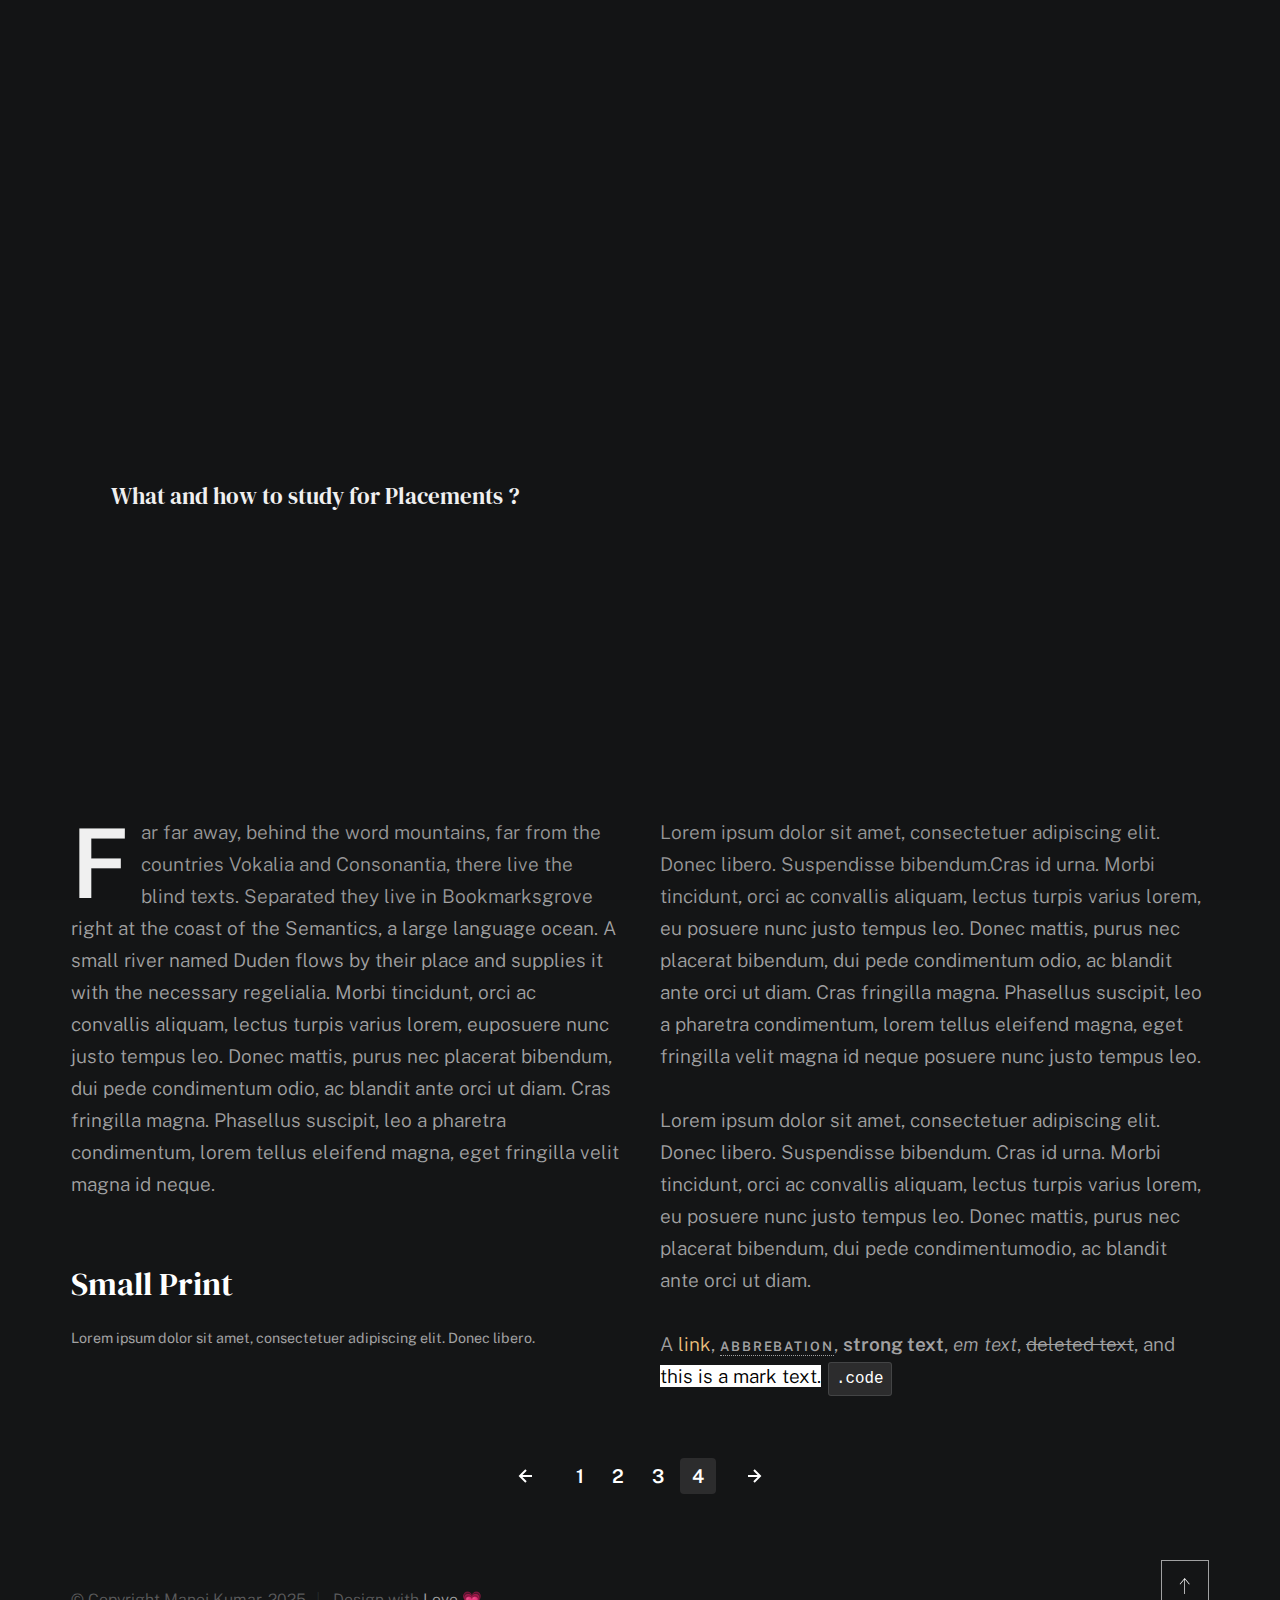
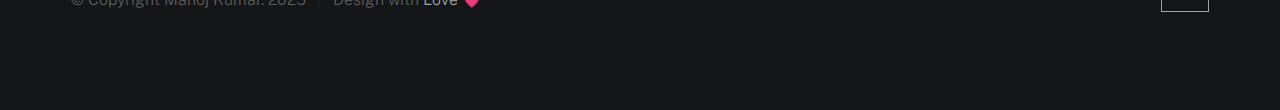
<file: blogs/blog3.html>
<!DOCTYPE html>
<html class="no-js ss-preload" lang="en">
<head>
    <meta charset="utf-8">
    <title>What and how to study for Placements ?</title>
    <meta name="description" content="">
    <meta name="author" content="">
    <meta name="viewport" content="width=device-width, initial-scale=1">
    <!-- css -->
    <link rel="stylesheet" href="../css/vendor.css">
    <link rel="stylesheet" href="../css/styles.css">

    <!-- favicons-->
     <link type="image/png" sizes="72x72" rel="icon" href="../images/icons/icons8-m-67.png">

</head>

<body id="top">
    <div id="preloader">
        <div id="loader">
        </div>
    </div>

    <div class="s-pagewrap">
        <div class="circles">
            <span></span>
            <span></span>
            <span></span>
            <span></span>
            <span></span>
        </div>

        <main class="s-content">
            <section id="intro" class="s-intro target-section">
                <div class="row intro-content wide">
                    <div class="column">
                        <div class="text-pretitle with-line">
                            Hello from blog 3
                        </div>

                        <h5 class="text-small-title">
                            What and how to study for Placements ?
                        </h5>
                    </div>

                    <ul class="intro-social">
                        <li><a href="https://linkedin.com/in/manojkumarlodha/">LinkedIn</a></li>
                        <li><a href="https://github.com/kumarmanoj231">Github</a></li>
                        <li><a href="https://leetcode.com/kumarmanoj231">LeetCode</a></li>
                        <li><a href="#">Instagram</a></li>
                    </ul>
                </div>

                <a href="#about" class="intro-scrolldown smoothscroll">
                    <svg width="24" height="24" viewBox="0 0 24 24" xmlns="http://www.w3.org/2000/svg" fill-rule="evenodd" clip-rule="evenodd"><path d="M11 21.883l-6.235-7.527-.765.644 7.521 9 7.479-9-.764-.645-6.236 7.529v-21.884h-1v21.883z"/></svg>
                </a>
            </section>

            <div id="styles" class="s-styles">
                <div class="row">
                    <div class="column lg-6 tab-12">
                        <p class="drop-cap">Far far away, behind the word mountains, far from the countries Vokalia and Consonantia,
                        there live the blind texts. Separated they live in Bookmarksgrove right at the coast of the
                        Semantics, a large language ocean. A small river named Duden flows by their place and supplies it with the 
                        necessary regelialia. Morbi tincidunt, orci ac convallis aliquam, lectus turpis varius lorem, 
                        euposuere nunc justo tempus leo. Donec mattis, purus nec placerat bibendum, dui pede condimentum odio, 
                        ac blandit ante orci ut diam. Cras fringilla magna. Phasellus suscipit, leo a pharetra condimentum, 
                        lorem tellus eleifend magna, eget fringilla velit magna id neque.
                        </p>

                        <h3>Small Print</h3>

                        <p><small>Lorem ipsum dolor sit amet, consectetuer adipiscing elit. Donec libero.</small></p>

                    </div>
                    <div class="column lg-6 tab-12">
                        <p>
                        Lorem ipsum dolor sit amet, consectetuer adipiscing elit. Donec libero. Suspendisse bibendum.Cras id urna. Morbi 
                        tincidunt, orci ac convallis aliquam, lectus turpis varius lorem, eu posuere nunc justo tempus leo. Donec mattis, 
                        purus nec placerat bibendum, dui pede condimentum odio, ac blandit ante orci ut diam. Cras fringilla magna. 
                        Phasellus suscipit, leo a pharetra condimentum, lorem tellus eleifend magna, eget fringilla velit magna id 
                        neque posuere nunc justo tempus leo. </p>

                        <p>
                        Lorem ipsum dolor sit amet, consectetuer adipiscing elit. Donec libero. Suspendisse bibendum. Cras id urna. 
                        Morbi tincidunt, orci ac convallis aliquam, lectus turpis varius lorem, eu posuere nunc justo tempus leo. 
                        Donec mattis, purus nec placerat bibendum, dui pede condimentumodio, ac blandit ante orci ut diam.	
                        </p>

                        <p>A <a href="#works">link</a>,
                        <abbr title="this really isn't a very good description">abbrebation</abbr>,
                        <strong>strong text</strong>,
                        <em>em text</em>,
                        <del>deleted text</del>, and
                        <mark>this is a mark text.</mark>
                        <code>.code</code>
                        </p>

                    </div>
                </div>
            </div>

            <div class="row">

                    <div class="column lg-12">

                        <nav class="pgn">
                            <ul>
                                <li>
                                    <a class="pgn__prev" href="blog2.html">
                                        <svg xmlns="http://www.w3.org/2000/svg" width="24" height="24" viewBox="0 0 24 24"><path d="M12.707 17.293L8.414 13H18v-2H8.414l4.293-4.293-1.414-1.414L4.586 12l6.707 6.707z"/></svg>
                                    </a>
                                </li>
                                <li><a class="pgn__num" href="blogs.html">1</a></li>
                                <li><a class="pgn__num" href="blog1.html">2</a></li>
                                <li><a class="pgn__num" href="blog2.html">3</a></li>
                                <li><span class="pgn__num current">4</span></li>
                                <li>
                                    <a class="pgn__next" href="#">
                                        <svg xmlns="http://www.w3.org/2000/svg" width="24" height="24" viewBox="0 0 24 24"><path d="M11.293 17.293l1.414 1.414L19.414 12l-6.707-6.707-1.414 1.414L15.586 11H6v2h9.586z"/></svg>
                                    </a>
                                </li>
                            </ul>
                        </nav>
                    </div>

            </div> 
        </main>
        
        <!-- footer -->
        <footer class="s-footer">
            <div class="row">
                <div class="column ss-copyright">
                    <span>© Copyright Manoj Kumar. 2025</span> 
                    <span>Design with <a href="#">Love 💗</a></span>
                </div>

                <div class="ss-go-top">
                    <a class="smoothscroll" title="Back to Top" href="#top">
                        <svg xmlns="http://www.w3.org/2000/svg" viewBox="0 0 24 24" fill-rule="evenodd" clip-rule="evenodd"><path d="M11 2.206l-6.235 7.528-.765-.645 7.521-9 7.479 9-.764.646-6.236-7.53v21.884h-1v-21.883z"/></svg>
                    </a>
                </div>
            </div>
        </footer> 
    </div> 

    <script src="../js/plugins.js"></script>
    <script src="../js/main.js"></script>

</body>
</html>
</file>
<file: css/styles.css>
@import url("https://fonts.googleapis.com/css2?family=DM+Serif+Display&family=DM+Serif+Text:ital@0;1&family=Public+Sans:ital,wght@0,300;0,400;0,500;0,600;0,700;1,300;1,400;1,500;1,600;1,700&display=swap");

:root {

    --font-1 : "Public Sans", sans-serif;
    --font-2 : "DM Serif Display", serif;

  
    --font-mono : Consolas, "Andale Mono", Courier, "Courier New", monospace;
}


:root {

   
    --color-1 : hsla(36, 72%, 70%, 1);
    --color-2 : hsla(168, 62%, 36%, 1);

    /* theme color variations
     */
    --color-1-lighter : hsla(36, 72%, 90%, 1);
    --color-1-light   : hsla(36, 72%, 80%, 1);
    --color-1-dark    : hsla(36, 72%, 60%, 1);
    --color-1-darker  : hsla(36, 72%, 50%, 1);
    --color-2-lighter : hsla(168, 62%, 56%, 1);
    --color-2-light   : hsla(168, 62%, 46%, 1);
    --color-2-dark    : hsla(168, 62%, 26%, 1);
    --color-2-darker  : hsla(168, 62%, 16%, 1);

    /* feedback colors
     * color-error(#ffd1d2), color-success(#c8e675), 
     * color-info(#d7ecfb), color-notice(#fff099)
     */
    --color-error           : hsla(359, 100%, 91%, 1);
    --color-success         : hsla(76, 69%, 68%, 1);
    --color-info            : hsla(205, 82%, 91%, 1);
    --color-notice          : hsla(51, 100%, 80%, 1);
    --color-error-content   : hsla(359, 50%, 50%, 1);
    --color-success-content : hsla(76, 29%, 28%, 1);
    --color-info-content    : hsla(205, 32%, 31%, 1);
    --color-notice-content  : hsla(51, 30%, 30%, 1);

    /* shades 
     * generated using 
     * Tint & Shade Generator 
     * (https://maketintsandshades.com/)
     */
    --color-black   : #000000;
    --color-gray-19 : #020202;
    --color-gray-18 : #040404;
    --color-gray-17 : #060607;
    --color-gray-16 : #080809;
    --color-gray-15 : #0a0b0b;
    --color-gray-14 : #0c0d0d;
    --color-gray-13 : #0e0f0f;
    --color-gray-12 : #101112;
    --color-gray-11 : #121314;
    --color-gray-10 : #141516;
    --color-gray-9  : #2c2c2d;
    --color-gray-8  : #434445;
    --color-gray-7  : #5b5b5c;
    --color-gray-6  : #727373;
    --color-gray-5  : #8a8a8b;
    --color-gray-4  : #a1a1a2;
    --color-gray-3  : #b9b9b9;
    --color-gray-2  : #d0d0d0;
    --color-gray-1  : #e8e8e8;
    --color-white   : #ffffff;

    /* text
     */
    --color-text        : var(--color-gray-4);
    --color-text-dark   : var(--color-white);
    --color-text-light  : var(--color-gray-7);
    --color-placeholder : var(--color-gray-7);

    /* buttons
     */
    --color-btn                    : var(--color-gray-9);
    --color-btn-text               : var(--color-1);
    --color-btn-hover              : var(--color-white);
    --color-btn-hover-text         : var(--color-black);
    --color-btn-primary            : var(--color-1-dark);
    --color-btn-primary-text       : var(--color-black);
    --color-btn-primary-hover      : var(--color-1-darker);
    --color-btn-primary-hover-text : var(--color-black);
    --color-btn-stroke             : var(--color-white);
    --color-btn-stroke-text        : var(--color-white);
    --color-btn-stroke-hover       : var(--color-white);
    --color-btn-stroke-hover-text  : var(--color-black);

    /* preloader
     */
    --color-preloader-bg : var(--color-gray-10);
    --color-loader       : white;
    --color-loader-light : rgba(255, 255, 255, 0.1);

    /* others
     */
    --color-body    : var(--color-gray-10);
    --color-border  : rgba(255, 255, 255, .05);
    --border-radius : 3px;
}

/* ------------------------------------------------------------------- 
 * ## spacing and typescale
 * ------------------------------------------------------------------- */
:root {

    /* spacing
     * base font size: 19px 
     * vertical space unit : 32px
     */
    --base-size      : 62.5%;
    --multiplier     : 1;
    --base-font-size : calc(1.9rem * var(--multiplier));
    --space          : calc(3.2rem * var(--multiplier));

    /* vertical spacing 
     */
    --vspace-0_125 : calc(0.125 * var(--space));
    --vspace-0_25  : calc(0.25 * var(--space));
    --vspace-0_375 : calc(0.375 * var(--space));
    --vspace-0_5   : calc(0.5 * var(--space));
    --vspace-0_625 : calc(0.625 * var(--space));
    --vspace-0_75  : calc(0.75 * var(--space));
    --vspace-0_875 : calc(0.875 * var(--space));
    --vspace-1     : calc(var(--space));
    --vspace-1_25  : calc(1.25 * var(--space));
    --vspace-1_5   : calc(1.5 * var(--space));
    --vspace-1_75  : calc(1.75 * var(--space));
    --vspace-2     : calc(2 * var(--space));
    --vspace-2_5   : calc(2.5 * var(--space));
    --vspace-3     : calc(3 * var(--space));
    --vspace-3_5   : calc(3.5 * var(--space));
    --vspace-4     : calc(4 * var(--space));
    --vspace-4_5   : calc(4.5 * var(--space));
    --vspace-5     : calc(5 * var(--space));

    /* type scale
     * ratio 1:2 | base: 19px
     * -------------------------------------------------------
     *
     * --text-display-3 = (81.70px)
     * --text-display-2 = (68.08px)
     * --text-display-1 = (56.73px)
     * --text-xxxl      = (47.28px)
     * --text-xxl       = (39.40px)
     * --text-xl        = (32.83px)
     * --text-lg        = (27.36px)
     * --text-md        = (22.80px)
     * --text-size      = (19.00px) BASE
     * --text-sm        = (15.83px)
     * --text-xs        = (13.19px)
     *
     * ---------------------------------------------------------
     */
    --text-scale-ratio : 1.2;
    --text-size        : var(--base-font-size);
    --text-xs          : calc((var(--text-size) / var(--text-scale-ratio)) / var(--text-scale-ratio));
    --text-sm          : calc(var(--text-xs) * var(--text-scale-ratio));
    --text-md          : calc(var(--text-sm) * var(--text-scale-ratio) * var(--text-scale-ratio));
    --text-lg          : calc(var(--text-md) * var(--text-scale-ratio));
    --text-xl          : calc(var(--text-lg) * var(--text-scale-ratio));
    --text-xxl         : calc(var(--text-xl) * var(--text-scale-ratio));
    --text-xxxl        : calc(var(--text-xxl) * var(--text-scale-ratio));
    --text-display-1   : calc(var(--text-xxxl) * var(--text-scale-ratio));
    --text-display-2   : calc(var(--text-display-1) * var(--text-scale-ratio));
    --text-display-3   : calc(var(--text-display-2) * var(--text-scale-ratio));

    /* default button height
     */
    --vspace-btn : var(--vspace-2);
}

/* on mobile devices below 600px, change the value of '--multiplier' 
 * to adjust the values of base font size and vertical space unit.
 */
@media screen and (max-width: 600px) {
    :root {
        --multiplier : .875;
    }
}

/* ------------------------------------------------------------------- 
 * ## grid variables
 * ------------------------------------------------------------------- */
:root {

    /* widths for rows and containers
     */
    --width-full     : 100%;
    --width-max      : 1200px;
    --width-wide     : 1400px;
    --width-wider    : 1600px;
    --width-widest   : 1800px;
    --width-narrow   : 1000px;
    --width-narrower : 800px;
    --width-grid-max : var(--width-max);

    /* gutter
     */
    --gutter : 2rem;
}

/* on medium screen devices
 */
@media screen and (max-width: 1200px) {
    :root {
        --gutter : 1.6rem;
    }
}

/* on mobile devices
 */
@media screen and (max-width: 600px) {
    :root {
        --gutter : 1rem;
    }
}



/* ====================================================================
 * # NORMALIZE
 *
 *
 * --------------------------------------------------------------------
 * normalize.css v8.0.1 | MIT License |
 * github.com/necolas/normalize.css
 * -------------------------------------------------------------------- */

html {
    line-height              : 1.15;
    -webkit-text-size-adjust : 100%;
}

body {
    margin : 0;
}

main {
    display : block;
}

h1 {
    font-size : 2em;
    margin    : 0.67em 0;
}

hr {
    box-sizing : content-box;
    height     : 0;
    overflow   : visible;
}

pre {
    font-family : monospace, monospace;
    font-size   : 1em;
}

a {
    background-color : transparent;
}

abbr[title] {
    border-bottom   : none;
    text-decoration : underline;
    text-decoration : underline dotted;
}

b,
strong {
    font-weight : bolder;
}

code,
kbd,
samp {
    font-family : monospace, monospace;
    font-size   : 1em;
}

small {
    font-size : 80%;
}

sub,
sup {
    font-size      : 75%;
    line-height    : 0;
    position       : relative;
    vertical-align : baseline;
}

sub {
    bottom : -0.25em;
}

sup {
    top : -0.5em;
}

img {
    border-style : none;
}

button,
input,
optgroup,
select,
textarea {
    font-family : inherit;
    font-size   : 100%;
    line-height : 1.15;
    margin      : 0;
}

button,
input {
    overflow : visible;
}

button,
select {
    text-transform : none;
}

button,
[type="button"],
[type="reset"],
[type="submit"] {
    -webkit-appearance : button;
}

button::-moz-focus-inner,
[type="button"]::-moz-focus-inner,
[type="reset"]::-moz-focus-inner,
[type="submit"]::-moz-focus-inner {
    border-style : none;
    padding      : 0;
}

button:-moz-focusring,
[type="button"]:-moz-focusring,
[type="reset"]:-moz-focusring,
[type="submit"]:-moz-focusring {
    outline : 1px dotted ButtonText;
}

fieldset {
    padding : 0.35em 0.75em 0.625em;
}

legend {
    box-sizing  : border-box;
    color       : inherit;
    display     : table;
    max-width   : 100%;
    padding     : 0;
    white-space : normal;
}

progress {
    vertical-align : baseline;
}

textarea {
    overflow : auto;
}

[type="checkbox"],
[type="radio"] {
    box-sizing : border-box;
    padding    : 0;
}

[type="number"]::-webkit-inner-spin-button,
[type="number"]::-webkit-outer-spin-button {
    height : auto;
}

[type="search"] {
    -webkit-appearance : textfield;
    outline-offset     : -2px;
}

[type="search"]::-webkit-search-decoration {
    -webkit-appearance : none;
}

::-webkit-file-upload-button {
    -webkit-appearance : button;
    font               : inherit;
}

details {
    display : block;
}

summary {
    display : list-item;
}

template {
    display : none;
}

[hidden] {
    display : none;
}



/* ===================================================================
 * # BASE SETUP
 *
 *
 * ------------------------------------------------------------------- */

html {
    font-size  : var(--base-size);
    box-sizing : border-box;
}

*,
*::before,
*::after {
    box-sizing : inherit;
}

html,
body {
    height : 100%;
}

body {
    background-color            : var(--color-body);
    -webkit-overflow-scrolling  : touch;
    -webkit-text-size-adjust    : 100%;
    -webkit-tap-highlight-color : rgba(0, 0, 0, 0);
    -webkit-font-smoothing      : antialiased;
    -moz-osx-font-smoothing     : grayscale;
}

p {
    font-size      : inherit;
    text-rendering : optimizeLegibility;
}

a {
    text-decoration : none;
}

svg,
img,
video {
    max-width : 100%;
    height    : auto;
}

pre {
    overflow : auto;
}

div, dl, dt, dd, ul, ol, li, h1, h2, h3, h4, h5, h6, pre, form, p, blockquote, th, td {
    margin  : 0;
    padding : 0;
}

input[type="email"],
input[type="number"],
input[type="search"],
input[type="text"],
input[type="tel"],
input[type="url"],
input[type="password"],
textarea {
    -webkit-appearance : none;
    -moz-appearance    : none;
    appearance         : none;
}



/* ===================================================================
 * # GRID v4.0.0
 *
 *
 *   -----------------------------------------------------------------
 * - Grid breakpoints are based on MAXIMUM WIDTH media queries, 
 *   meaning they apply to that one breakpoint and ALL THOSE BELOW IT.
 * - Grid columns without a specified width will automatically layout 
 *   as equal width columns.
 *
 * - BLOCK GRID columns(columns inside BLOCK GRID containers) are 
 *   equally-sized columns define at parent/row level. 
 *   A BLOCK GRID container's class attribute value begins with "block-".
 *
 * ------------------------------------------------------------------- */

/* row 
 */
.row {
    width     : 92%;
    max-width : var(--width-grid-max);
    margin    : 0 auto;
    display   : flex;
    flex-flow : row wrap;
}

.row .row {
    width        : auto;
    max-width    : none;
    margin-left  : calc(var(--gutter) * -1);
    margin-right : calc(var(--gutter) * -1);
}

/* column
 */
.column {
    display : block;
    flex    : 1 1 0%;
    padding : 0 var(--gutter);
}

.collapse>.column,
.column.collapse {
    padding : 0;
}

/* row utility classes
 */
.row.row-wrap {
    flex-wrap : wrap;
}

.row.row-nowrap {
    flex-wrap : nowrap;
}

.row.row-y-top {
    align-items : flex-start;
}

.row.row-y-bottom {
    align-items : flex-end;
}

.row.row-y-center {
    align-items : center;
}

.row.row-stretch {
    align-items : stretch;
}

.row.row-baseline {
    align-items : baseline;
}

.row.row-x-left {
    justify-content : flex-start;
}

.row.row-x-right {
    justify-content : flex-end;
}

.row.row-x-center {
    justify-content : center;
}

/* --------------------------------------------------------------------
 * ## large screen devices 
 * -------------------------------------------------------------------- */
.lg-1 {
    flex  : none;
    width : 8.33333%;
}

.lg-2 {
    flex  : none;
    width : 16.66667%;
}

.lg-3 {
    flex  : none;
    width : 25%;
}

.lg-4 {
    flex  : none;
    width : 33.33333%;
}

.lg-5 {
    flex  : none;
    width : 41.66667%;
}

.lg-6 {
    flex  : none;
    width : 50%;
}

.lg-7 {
    flex  : none;
    width : 58.33333%;
}

.lg-8 {
    flex  : none;
    width : 66.66667%;
}

.lg-9 {
    flex  : none;
    width : 75%;
}

.lg-10 {
    flex  : none;
    width : 83.33333%;
}

.lg-11 {
    flex  : none;
    width : 91.66667%;
}

.lg-12 {
    flex  : none;
    width : 100%;
}

.block-lg-one-eight>.column {
    flex  : none;
    width : 12.5%;
}

.block-lg-one-sixth>.column {
    flex  : none;
    width : 16.66667%;
}

.block-lg-one-fifth>.column {
    flex  : none;
    width : 20%;
}

.block-lg-one-fourth>.column {
    flex  : none;
    width : 25%;
}

.block-lg-one-third>.column {
    flex  : none;
    width : 33.33333%;
}

.block-lg-one-half>.column {
    flex  : none;
    width : 50%;
}

.block-lg-whole>.column {
    flex  : none;
    width : 100%;
}

/* --------------------------------------------------------------------
 * ## medium screen devices 
 * -------------------------------------------------------------------- */
@media screen and (max-width: 1200px) {
    .md-1 {
        flex  : none;
        width : 8.33333%;
    }

    .md-2 {
        flex  : none;
        width : 16.66667%;
    }

    .md-3 {
        flex  : none;
        width : 25%;
    }

    .md-4 {
        flex  : none;
        width : 33.33333%;
    }

    .md-5 {
        flex  : none;
        width : 41.66667%;
    }

    .md-6 {
        flex  : none;
        width : 50%;
    }

    .md-7 {
        flex  : none;
        width : 58.33333%;
    }

    .md-8 {
        flex  : none;
        width : 66.66667%;
    }

    .md-9 {
        flex  : none;
        width : 75%;
    }

    .md-10 {
        flex  : none;
        width : 83.33333%;
    }

    .md-11 {
        flex  : none;
        width : 91.66667%;
    }

    .md-12 {
        flex  : none;
        width : 100%;
    }

    .block-md-one-eight>.column {
        flex  : none;
        width : 12.5%;
    }

    .block-md-one-sixth>.column {
        flex  : none;
        width : 16.66667%;
    }

    .block-md-one-fifth>.column {
        flex  : none;
        width : 20%;
    }

    .block-md-one-fourth>.column {
        flex  : none;
        width : 25%;
    }

    .block-md-one-third>.column {
        flex  : none;
        width : 33.33333%;
    }

    .block-md-one-half>.column {
        flex  : none;
        width : 50%;
    }

    .block-md-whole>.column {
        flex  : none;
        width : 100%;
    }

    .hide-on-md {
        display : none;
    }
}

/* --------------------------------------------------------------------
 * ## tablet devices 
 * -------------------------------------------------------------------- */
@media screen and (max-width: 800px) {
    .tab-1 {
        flex  : none;
        width : 8.33333%;
    }

    .tab-2 {
        flex  : none;
        width : 16.66667%;
    }

    .tab-3 {
        flex  : none;
        width : 25%;
    }

    .tab-4 {
        flex  : none;
        width : 33.33333%;
    }

    .tab-5 {
        flex  : none;
        width : 41.66667%;
    }

    .tab-6 {
        flex  : none;
        width : 50%;
    }

    .tab-7 {
        flex  : none;
        width : 58.33333%;
    }

    .tab-8 {
        flex  : none;
        width : 66.66667%;
    }

    .tab-9 {
        flex  : none;
        width : 75%;
    }

    .tab-10 {
        flex  : none;
        width : 83.33333%;
    }

    .tab-11 {
        flex  : none;
        width : 91.66667%;
    }

    .tab-12 {
        flex  : none;
        width : 100%;
    }

    .block-tab-one-eight>.column {
        flex  : none;
        width : 12.5%;
    }

    .block-tab-one-sixth>.column {
        flex  : none;
        width : 16.66667%;
    }

    .block-tab-one-fifth>.column {
        flex  : none;
        width : 20%;
    }

    .block-tab-one-fourth>.column {
        flex  : none;
        width : 25%;
    }

    .block-tab-one-third>.column {
        flex  : none;
        width : 33.33333%;
    }

    .block-tab-one-half>.column {
        flex  : none;
        width : 50%;
    }

    .block-tab-whole>.column {
        flex  : none;
        width : 100%;
    }

    .hide-on-tab {
        display : none;
    }
}

/* --------------------------------------------------------------------
 * ## mobile devices 
 * -------------------------------------------------------------------- */
@media screen and (max-width: 600px) {
    .row {
        width         : 100%;
        padding-left  : 6vw;
        padding-right : 6vw;
    }

    .row .row {
        padding-left  : 0;
        padding-right : 0;
    }

    .mob-1 {
        flex  : none;
        width : 8.33333%;
    }

    .mob-2 {
        flex  : none;
        width : 16.66667%;
    }

    .mob-3 {
        flex  : none;
        width : 25%;
    }

    .mob-4 {
        flex  : none;
        width : 33.33333%;
    }

    .mob-5 {
        flex  : none;
        width : 41.66667%;
    }

    .mob-6 {
        flex  : none;
        width : 50%;
    }

    .mob-7 {
        flex  : none;
        width : 58.33333%;
    }

    .mob-8 {
        flex  : none;
        width : 66.66667%;
    }

    .mob-9 {
        flex  : none;
        width : 75%;
    }

    .mob-10 {
        flex  : none;
        width : 83.33333%;
    }

    .mob-11 {
        flex  : none;
        width : 91.66667%;
    }

    .mob-12 {
        flex  : none;
        width : 100%;
    }

    .block-mob-one-eight>.column {
        flex  : none;
        width : 12.5%;
    }

    .block-mob-one-sixth>.column {
        flex  : none;
        width : 16.66667%;
    }

    .block-mob-one-fifth>.column {
        flex  : none;
        width : 20%;
    }

    .block-mob-one-fourth>.column {
        flex  : none;
        width : 25%;
    }

    .block-mob-one-third>.column {
        flex  : none;
        width : 33.33333%;
    }

    .block-mob-one-half>.column {
        flex  : none;
        width : 50%;
    }

    .block-mob-whole>.column {
        flex  : none;
        width : 100%;
    }

    .hide-on-mob {
        display : none;
    }
}

/* --------------------------------------------------------------------
 * ## small screen devices 
 * --------------------------------------------------------------------*/

/* stack columns on small screen devices
 */
@media screen and (max-width: 400px) {
    .row .row {
        margin-left  : 0;
        margin-right : 0;
    }

    .block-stack>.column,
    .column {
        flex         : none;
        width        : 100%;
        margin-left  : 0;
        margin-right : 0;
        padding      : 0;
    }

    .hide-on-sm {
        display : none;
    }
}

/* --------------------------------------------------------------------
 * ## additional column stackpoints 
 * -------------------------------------------------------------------- */
@media screen and (max-width: 1000px) {

    .stack-on-1000,
    .block-stack-on-1000>.column {
        flex         : none;
        width        : 100%;
        margin-left  : 0;
        margin-right : 0;
    }
}

@media screen and (max-width: 700px) {

    .stack-on-700,
    .block-stack-on-700>.column {
        flex         : none;
        width        : 100%;
        margin-left  : 0;
        margin-right : 0;
    }
}

@media screen and (max-width: 550px) {

    .stack-on-550,
    .block-stack-on-550>.column {
        flex         : none;
        width        : 100%;
        margin-left  : 0;
        margin-right : 0;
    }
}



/* ===================================================================
 * # UTILITY CLASSES
 *
 *
 * ------------------------------------------------------------------- */

/* flex item alignment classes
 */
.u-flexitem-center {
    margin     : auto;
    align-self : center;
}

.u-flexitem-left {
    margin-right : auto;
    align-self   : center;
}

.u-flexitem-right {
    margin-left : auto;
    align-self  : center;
}

.u-flexitem-x-center {
    margin-right : auto;
    margin-left  : auto;
}

.u-flexitem-x-left {
    margin-right : auto;
}

.u-flexitem-x-right {
    margin-left : auto;
}

.u-flexitem-y-center {
    align-self : center;
}

.u-flexitem-y-top {
    align-self : flex-start;
}

.u-flexitem-y-bottom {
    align-self : flex-end;
}

/* misc helper classes
 */
.u-clearfix:after {
    content : "";
    display : table;
    clear   : both;
}

.u-hidden {
    display : none;
}

.u-invisible {
    visibility : hidden;
}

.u-antialiased {
    -webkit-font-smoothing  : antialiased;
    -moz-osx-font-smoothing : grayscale;
}

.u-overflow-hidden {
    overflow : hidden;
}

.u-remove-top {
    margin-top : 0;
}

.u-remove-bottom {
    margin-bottom : 0;
}

.u-add-half-bottom {
    margin-bottom : var(--vspace-0_5);
}

.u-add-bottom {
    margin-bottom : var(--vspace-1);
}

.u-no-border {
    border : none;
}

.u-fullwidth {
    width : 100%;
}

.u-pull-left {
    float : left;
}

.u-pull-right {
    float : right;
}



/* ===================================================================
 * # TYPOGRAPHY 
 *
 *
 * ------------------------------------------------------------------- 
 * type scale - ratio 1:2 | base: 19px
 * -------------------------------------------------------------------
 *
 * --text-display-3 = (81.70px)
 * --text-display-2 = (68.08px)
 * --text-display-1 = (56.73px)
 * --text-xxxl      = (47.28px)
 * --text-xxl       = (39.40px)
 * --text-xl        = (32.83px)
 * --text-lg        = (27.36px)
 * --text-md        = (22.80px)
 * --text-size      = (19.00px) BASE
 * --text-sm        = (15.83px)
 * --text-xs        = (13.19px)
 *
 * -------------------------------------------------------------------- */

/* --------------------------------------------------------------------
 * ## base type styles
 * -------------------------------------------------------------------- */
body {
    font-family : var(--font-1);
    font-size   : var(--base-font-size);
    font-weight : 300;
    line-height : var(--vspace-1);
    color       : var(--color-text);
}

/* links
 */
a {
    color      : var(--color-1);
    transition : all 0.3s ease-in-out;
}

a:focus,
a:hover,
a:active {
    color : var(--color-2);
}

a:hover,
a:active {
    outline : 0;
}

/* headings
 */
h1, h2, h3, h4, h5, h6, 
.h1, .h2, .h3, .h4, .h5, .h6 {
    font-family            : var(--font-2);
    font-weight            : 400;
    color                  : var(--color-text-dark);
    font-variant-ligatures : common-ligatures;
    text-rendering         : optimizeLegibility;
}

h1, .h1 {
    margin-top    : var(--vspace-2_5);
    margin-bottom : var(--vspace-0_75);
}

h2, .h2, h3, .h3, h4, .h4 {
    margin-top    : var(--vspace-2);
    margin-bottom : var(--vspace-0_5);
}

h5, .h5, h6, .h6 {
    margin-top    : var(--vspace-1_5);
    margin-bottom : var(--vspace-0_5);
}

h1, .h1 {
    font-size      : var(--text-display-1);
    line-height    : var(--vspace-2);
    letter-spacing : -.01em;
}

@media screen and (max-width: 500px) {
    h1, .h1 {
        font-size   : var(--text-xxxl);
        line-height : calc(1.625 * var(--space));
    }
}
h2, .h2 {
    font-size   : var(--text-xxl);
    line-height : var(--vspace-1_5);
}

h3, .h3 {
    font-size   : var(--text-xl);
    line-height : var(--vspace-1_25);
}

h4, .h4 {
    font-size   : var(--text-lg);
    line-height : var(--vspace-1);
}

h5, .h5 {
    font-size   : var(--text-md);
    line-height : var(--vspace-0_875);
}

h6, .h6 {
    font-family    : var(--font-1);
    font-weight    : 600;
    font-size      : var(--text-sm);
    line-height    : var(--vspace-0_75);
    text-transform : uppercase;
    letter-spacing : .2rem;
}

/* emphasis, italic,
 * strong, bold and small text
 */
em,
i,
strong,
b {
    font-size   : inherit;
    line-height : inherit;
}

em,
i {
    font-style : italic;
}

strong,
b {
    font-weight : 600;
}

small {
    font-size   : 75%;
    font-weight : 400;
    line-height : var(--vspace-0_5);
}

/* blockquotes
 */
blockquote {
    margin      : 0 0 var(--vspace-1) 0;
    padding     : var(--vspace-1) var(--vspace-1_5);
    border-left : 2px solid var(--color-text-light);
    position    : relative;
}

@media screen and (max-width: 400px) {
    blockquote {
        padding : var(--vspace-0_75) var(--vspace-0_75);
    }
}

blockquote p {
    font-family : var(--font-1);
    font-weight : 400;
    font-size   : var(--text-lg);
    font-style  : normal;
    line-height : var(--vspace-1_25);
    color       : var(--color-text-dark);
    padding     : 0;
}

blockquote cite {
    display     : block;
    font-family : var(--font-1);
    font-weight : 400;
    font-size   : var(--text-sm);
    line-height : var(--vspace-0_75);
    font-style  : normal;
}

blockquote cite:before {
    content : "\2014 \0020";
}

blockquote cite,
blockquote cite a,
blockquote cite a:visited {
    color  : var(--color-text-light);
    border : none;
}

/* figures
 */
figure img,
p img {
    margin         : 0;
    vertical-align : bottom;
}

figure {
    display      : block;
    margin-left  : 0;
    margin-right : 0;
}

figure img+figcaption {
    margin-top : var(--vspace-1);
}

figcaption {
    font-style    : italic;
    font-size     : var(--text-sm);
    text-align    : center;
    margin-bottom : 0;
}

/* preformatted, code
 */
var,
kbd,
samp,
code,
pre {
    font-family : var(--font-mono);
}

pre {
    padding    : var(--vspace-0_75) var(--vspace-1) var(--vspace-1);
    background : var(--color-gray-9);
    overflow-x : auto;
}

code {
    font-size     : var(--text-sm);
    line-height   : 1.6rem;
    margin        : 0 .2rem;
    padding       : calc(((var(--vspace-1) - 1.6rem) / 2) - .1rem) calc(.8rem - .1rem);
    white-space   : nowrap;
    background    : var(--color-gray-9);
    border        : 1px solid var(--color-gray-8);
    color         : var(--color-text-dark);
    border-radius : 3px;
}

pre>code {
    display     : block;
    white-space : pre;
    line-height : var(--vspace-1);
    padding     : 0;
    margin      : 0;
    border      : none;
}

/* deleted text, abbreviation,
 * & mark text
 */
del {
    text-decoration : line-through;
}

abbr {
    font-family    : var(--font-1);
    font-weight    : 600;
    font-variant   : small-caps;
    text-transform : lowercase;
    letter-spacing : .1em;
}

abbr[title],
dfn[title] {
    border-bottom   : 1px dotted;
    cursor          : help;
    text-decoration : none;
}

mark {
    background : var(--color-white);
    color      : var(--color-black);
}

/* horizontal rule
 */
hr {
    border       : solid var(--color-border);
    border-width : .1rem 0 0;
    clear        : both;
    margin       : var(--vspace-2) 0 calc(var(--vspace-2) - 1px);
    height       : 0;
}

hr.fancy {
    border     : none;
    margin     : var(--vspace-2) 0;
    height     : var(--vspace-1);
    text-align : center;
}

hr.fancy::before {
    content        : "*****";
    letter-spacing : .3em;
}

/* --------------------------------------------------------------------
 * ## additional typography & helper classes
 * -------------------------------------------------------------------- */
.lead,
.attention-getter {
    font-family : var(--font-1);
    font-weight : 300;
    font-size   : var(--text-md);
    line-height : var(--vspace-1_25);
    color       : var(--color-text-dark);
}

.pull-quote {
    position   : relative;
    padding    : 0;
    margin-top : 0;
    text-align : center;
}

.pull-quote blockquote {
    border      : none;
    margin      : 0 auto;
    max-width   : 62rem;
    padding-top : var(--vspace-2_5);
    position    : relative;
}

.pull-quote blockquote p {
    font-weight : 400;
    color       : var(--color-text-dark);
}

.pull-quote blockquote:before {
    content           : "";
    display           : block;
    height            : var(--vspace-1);
    width             : var(--vspace-1);
    background-repeat : no-repeat;
    background        : center center;
    background-size   : contain;
    background-image  : url(../images/icons/icon-quote.svg);
    transform         : translate(-50%, 0, 0);
    position          : absolute;
    top               : var(--vspace-1);
    left              : 50%;
}

.drop-cap:first-letter {
    float          : left;
    font-family    : var(--font-1);
    font-weight    : 600;
    font-size      : calc(3 * var(--space));
    line-height    : 1;
    padding        : 0 0.125em 0 0;
    text-transform : uppercase;
    background     : transparent;
    color          : var(--color-text-dark);
}

.text-center {
    text-align : center;
}

.text-left {
    text-align : left;
}

.text-right {
    text-align : right;
}

/* --------------------------------------------------------------------
 * ## lists
 * -------------------------------------------------------------------- */
ol {
    list-style : decimal;
}

ul {
    list-style : disc;
}

li {
    display : list-item;
}

ol,
ul {
    margin-left : 1.6rem;
}

ul li {
    padding-left : .4rem;
}

ul ul,
ul ol,
ol ol,
ol ul {
    margin : 1.6rem 0 1.6rem 1.6rem;
}

ul.disc li {
    display    : list-item;
    list-style : none;
    padding    : 0 0 0 .8rem;
    position   : relative;
}

ul.disc li::before {
    content        : "";
    display        : inline-block;
    width          : 8px;
    height         : 8px;
    border-radius  : 50%;
    background     : var(--color-1);
    position       : absolute;
    left           : -.9em;
    top            : 11px;
    vertical-align : middle;
}

dt {
    margin : 0;
    color  : var(--color-1);
}

dd {
    margin : 0 0 0 2rem;
}

/* definition list line style 
 */
.lining dt,
.lining dd {
    display : inline;
    margin  : 0;
}

.lining dt+dt:before,
.lining dd+dt:before {
    content     : "\A";
    white-space : pre;
}

.lining dd+dd:before {
    content : ", ";
}

.lining dd+dd:before {
    content : ", ";
}

.lining dd:before {
    content     : ": ";
    margin-left : -0.2em;
}

/* definition list dictionary style 
 */
.dictionary-style dt {
    display       : inline;
    counter-reset : definitions;
}

.dictionary-style dt+dt:before {
    content     : ", ";
    margin-left : -0.2em;
}

.dictionary-style dd {
    display           : block;
    counter-increment : definitions;
}

.dictionary-style dd:before {
    content : counter(definitions, decimal) ". ";
}

/* --------------------------------------------------------------------
 * ## spacing
 * -------------------------------------------------------------------- */
fieldset,
button,
.btn {
    margin-bottom : var(--vspace-0_5);
}

input,
textarea,
select,
pre,
blockquote,
figure,
figcaption,
table,
p,
ul,
ol,
dl,
form,
img,
.video-container,
.ss-custom-select {
    margin-bottom : var(--vspace-1);
}



/* ===================================================================
 * # PRELOADER
 * 
 * 
 * -------------------------------------------------------------------
 * - markup:
 *
 * <div id="preloader">
 *    <div id="loader"></div>
 * </div>
 *
 * ------------------------------------------------------------------- */

#preloader {
    position        : fixed;
    display         : flex;
    flex-flow       : row wrap;
    justify-content : center;
    align-items     : center;
    background      : var(--color-body);
    z-index         : 500;
    height          : 100vh;
    width           : 100%;
    opacity         : 1;
}

.no-js #preloader {
    display : none;
}

#loader {
    width             : var(--vspace-2);
    height            : var(--vspace-2);
    padding           : 0;
    background-color  : white;
    border-radius     : 100%;
    -webkit-animation : sk-scaleout 1.0s infinite ease-in-out;
    animation         : sk-scaleout 1.0s infinite ease-in-out;
}

@-webkit-keyframes sk-scaleout {
    0% {
        -webkit-transform : scale(0);
        transform         : scale(0);
    }

    100% {
        -webkit-transform : scale(1);
        transform         : scale(1);
        opacity           : 0;
    }
}

@keyframes sk-scaleout {
    0% {
        transform : scale(0);
    }

    100% {
        transform : scale(1);
        opacity   : 0;
    }
}



/* ===================================================================
 * # FORM
 *
 *
 * ------------------------------------------------------------------- */

fieldset {
    border : none;
}

input[type="email"],
input[type="number"],
input[type="search"],
input[type="text"],
input[type="tel"],
input[type="url"],
input[type="password"],
textarea,
select {
    --input-height      : var(--vspace-2);
    --input-line-height : var(--vspace-1);
    --input-vpadding    : calc((var(--input-height) - var(--input-line-height)) / 2);
    display             : block;
    height              : var(--input-height);
    padding             : var(--input-vpadding) 0 calc(var(--input-vpadding) - 1px);
    border              : 0;
    outline             : 0;
    color               : var(--color-text-light);
    font-family         : var(--font-1);
    font-size           : calc(var(--text-size) * 0.7778);
    line-height         : var(--input-line-height);
    max-width           : 100%;
    background          : transparent;
    border-bottom       : 1px solid var(--color-border);
    transition          : all .3s ease-in-out;
}

.ss-custom-select {
    position : relative;
    padding  : 0;
}

.ss-custom-select select {
    -webkit-appearance : none;
    -moz-appearance    : none;
    appearance         : none;
    text-indent        : 0.01px;
    text-overflow      : '';
    margin             : 0;
    vertical-align     : middle;
    line-height        : var(--vspace-1);
}

.ss-custom-select select option {
    padding-left     : 2rem;
    padding-right    : 2rem;
    background-color : var(--color-body);
}

.ss-custom-select select::-ms-expand {
    display : none;
}

.ss-custom-select::after {
    border-bottom    : 1px solid white;
    border-right     : 1px solid white;
    content          : '';
    display          : block;
    height           : 8px;
    width            : 8px;
    margin-top       : -7px;
    pointer-events   : none;
    position         : absolute;
    right            : 2.4rem;
    top              : 50%;
    transition       : all 0.15s ease-in-out;
    transform-origin : 66% 66%;
    transform        : rotate(45deg);
}

textarea {
    min-height : calc(8 * var(--space));
}

input[type="email"]:focus,
input[type="number"]:focus,
input[type="search"]:focus,
input[type="text"]:focus,
input[type="tel"]:focus,
input[type="url"]:focus,
input[type="password"]:focus,
textarea:focus,
select:focus {
    color         : var(--color-text);
    border-bottom : 1px solid var(--color-1);
}

label,
legend {
    font-family   : var(--font-1);
    font-weight   : 600;
    font-size     : var(--text-sm);
    line-height   : var(--vspace-0_5);
    margin-bottom : var(--vspace-0_5);
    color         : var(--color-text-dark);
    display       : block;
}

input[type="checkbox"],
input[type="radio"] {
    display : inline;
}

label>.label-text {
    display     : inline-block;
    margin-left : 1rem;
    font-family : var(--font-1);
    line-height : inherit;
}

label>input[type="checkbox"],
label>input[type="radio"] {
    margin   : 0;
    position : relative;
    top      : 2px;
}

/* ------------------------------------------------------------------- 
 * ## style placeholder text
 * ------------------------------------------------------------------- */
::-webkit-input-placeholder {
    /* WebKit, Blink, Edge */
    color : var(--color-placeholder);
}

:-moz-placeholder {
    /* Mozilla Firefox 4 to 18 */
    color   : var(--color-placeholder);
    opacity : 1;
}

::-moz-placeholder {
    /* Mozilla Firefox 19+ */
    color   : var(--color-placeholder);
    opacity : 1;
}

:-ms-input-placeholder {
    /* Internet Explorer 10-11 */
    color : var(--color-placeholder);
}

::-ms-input-placeholder {
    /* Microsoft Edge */
    color : var(--color-placeholder);
}

::placeholder {
    /* Most modern browsers support this now. */
    color : var(--color-placeholder);
}

/* ------------------------------------------------------------------- 
 * ## change autocomplete styles in Chrome
 * ------------------------------------------------------------------- */
input:-webkit-autofill,
input:-webkit-autofill:hover,
input:-webkit-autofill:focus,
textarea:-webkit-autofill,
textarea:-webkit-autofill:hover,
textarea:-webkit-autofill:focus,
select:-webkit-autofill,
select:-webkit-autofill:hover,
select:-webkit-autofill:focus {
    -webkit-text-fill-color : var(--color-1);
    transition              : background-color 5000s ease-in-out 0s;
}



/* ===================================================================
 * # BUTTONS
 *
 *
 * ------------------------------------------------------------------- */

.btn,
button,
input[type="submit"],
input[type="reset"],
input[type="button"] {
    --btn-height            : var(--vspace-btn);
    display                 : inline-block;
    font-family             : var(--font-1);
    font-weight             : 600;
    font-size               : var(--text-xs);
    text-transform          : uppercase;
    letter-spacing          : .35em;
    height                  : var(--btn-height);
    line-height             : calc(var(--btn-height) - 2px);
    padding                 : 0 3.6rem;
    margin                  : 0 0.4rem var(--vspace-0_5) 0;
    color                   : var(--color-btn-text);
    text-decoration         : none;
    text-align              : center;
    white-space             : nowrap;
    cursor                  : pointer;
    transition              : all .3s;
    background-color        : var(--color-btn);
    border                  : 1px solid var(--color-btn);
    -webkit-font-smoothing  : antialiased;
    -moz-osx-font-smoothing : grayscale;
}

.btn:focus,
button:focus,
input[type="submit"]:focus,
input[type="reset"]:focus,
input[type="button"]:focus,
.btn:hover,
button:hover,
input[type="submit"]:hover,
input[type="reset"]:hover,
input[type="button"]:hover {
    background-color : var(--color-btn-hover);
    border-color     : var(--color-btn-hover);
    color            : var(--color-btn-hover-text);
    outline          : 0;
}

/* button primary
 */
.btn.btn--primary,
button.btn--primary,
input[type="submit"].btn--primary,
input[type="reset"].btn--primary,
input[type="button"].btn--primary {
    background   : var(--color-btn-primary);
    border-color : var(--color-btn-primary);
    color        : var(--color-btn-primary-text);
}

.btn.btn--primary:focus,
button.btn--primary:focus,
input[type="submit"].btn--primary:focus,
input[type="reset"].btn--primary:focus,
input[type="button"].btn--primary:focus,
.btn.btn--primary:hover,
button.btn--primary:hover,
input[type="submit"].btn--primary:hover,
input[type="reset"].btn--primary:hover,
input[type="button"].btn--primary:hover {
    background   : var(--color-btn-primary-hover);
    border-color : var(--color-btn-primary-hover);
    color        : var(--color-btn-primary-hover-text);
}

/* button modifiers
 */
.btn.u-fullwidth,
button.u-fullwidth {
    width        : 100%;
    margin-right : 0;
}

.btn--small,
button.btn--small {
    --btn-height : calc(var(--vspace-btn) - 1.6rem);
}

.btn--medium,
button.btn--medium {
    --btn-height : calc(var(--vspace-btn) + .8rem);
}

.btn--large,
button.btn--large {
    --btn-height : calc(var(--vspace-btn) + 1.6rem);
}

.btn--stroke,
button.btn--stroke {
    background : transparent !important;
    border     : 1px solid var(--color-btn-stroke);
    color      : var(--color-btn-stroke-text);
}

.btn--stroke:focus,
button.btn--stroke:focus,
.btn--stroke:hover,
button.btn--stroke:hover {
    background : var(--color-btn-stroke-hover) !important;
    border     : 1px solid var(--color-btn-stroke-hover);
    color      : var(--color-btn-stroke-hover-text);
}

.btn--pill,
button.btn--pill {
    padding-left  : 3.2rem !important;
    padding-right : 3.2rem !important;
    border-radius : 1000px !important;
}



/* ===================================================================
 * # TABLE
 *
 *
 * ------------------------------------------------------------------- */

table {
    border-width    : 0;
    width           : 100%;
    max-width       : 100%;
    font-family     : var(--font-1);
    border-collapse : collapse;
}

th,
td {
    padding       : var(--vspace-0_5) 3.2rem calc(var(--vspace-0_5) - 1px);
    text-align    : left;
    border-bottom : 1px solid var(--color-border);
}

th {
    padding     : var(--vspace-0_5) 3.2rem;
    color       : var(--color-text-dark);
    font-family : var(--font-1);
    font-weight : 600;
}

th:first-child,
td:first-child {
    padding-left : 0;
}

th:last-child,
td:last-child {
    padding-right : 0;
}

.table-responsive {
    overflow-x                 : auto;
    -webkit-overflow-scrolling : touch;
}



/* ===================================================================
 * # COMPONENTS
 *
 *
 * ------------------------------------------------------------------- */

/* -------------------------------------------------------------------
 * ## pagination
 * ------------------------------------------------------------------- */
.pgn {
    --pgn-num-height : calc(var(--vspace-1) + .4rem);
    margin           : var(--vspace-1) auto;
    text-align       : center;
}

.pgn ul {
    display         : inline-flex;
    flex-flow       : row wrap;
    justify-content : center;
    list-style      : none;
    margin-left     : 0;
    position        : relative;
    padding         : 0 6rem;
}

.pgn ul li {
    margin  : 0;
    padding : 0;
}

.pgn__num {
    font-family   : var(--font-1);
    font-weight   : 600;
    font-size     : var(--text-size);
    line-height   : var(--vspace-1);
    display       : block;
    padding       : .2rem 1.2rem;
    height        : var(--pgn-num-height);
    margin        : .2rem .2rem;
    color         : var(--color-text-dark);
    border-radius : 4px;
    transition    : all, .3s, ease-in-out;
}

.pgn__num:focus,
.pgn__num:hover {
    background : var(--color-gray-9);
    color      : var(--color-white);
}

.pgn .current,
.pgn .current:focus,
.pgn .current:hover {
    background-color : var(--color-gray-9);
    color            : var(--color-white);
}

.pgn .inactive,
.pgn .inactive:focus,
.pgn .inactive:hover {
    opacity : 0.4;
    cursor  : default;
}

.pgn__prev,
.pgn__next {
    display         : inline-flex;
    flex-flow       : row wrap;
    justify-content : center;
    align-items     : center;
    height          : var(--pgn-num-height);
    width           : 4.8rem;
    line-height     : var(--vspace-1);
    border-radius   : 4px;
    padding         : 0;
    margin          : 0;
    opacity         : 1;
    font            : 0/0 a;
    text-shadow     : none;
    color           : transparent;
    transition      : all, .3s, ease-in-out;
    position        : absolute;
    top             : 50%;
    transform       : translate(0, -50%);
}

.pgn__prev:focus,
.pgn__prev:hover,
.pgn__next:focus,
.pgn__next:hover {
    background-color : var(--color-gray-9);
}

.pgn__prev svg,
.pgn__next svg {
    height     : 2.4rem;
    width      : 2.4rem;
    transition : all, .3s, ease-in-out;
}

.pgn__prev svg path,
.pgn__next svg path {
    fill : var(--color-text-dark);
}

.pgn__prev:focus svg path,
.pgn__prev:hover svg path,
.pgn__next:focus svg path,
.pgn__next:hover svg path {
    fill : white;
}

.pgn__prev {
    left : 0;
}

.pgn__next {
    right : 0;
}

.pgn__prev.inactive,
.pgn__next.inactive {
    opacity : 0.4;
    cursor  : default;
}

.pgn__prev.inactive:focus,
.pgn__prev.inactive:hover,
.pgn__next.inactive:focus,
.pgn__next.inactive:hover {
    background-color : transparent;
}

/* ------------------------------------------------------------------- 
 * responsive:
 * pagination
 * ------------------------------------------------------------------- */
@media screen and (max-width: 600px) {
    .pgn ul {
        padding : 0 5.2rem;
    }
}

/* ------------------------------------------------------------------- 
 * ## alert box 
 * ------------------------------------------------------------------- */
.alert-box {
    padding       : var(--vspace-0_75) 4rem var(--vspace-0_75) 3.2rem;
    margin-bottom : var(--vspace-1);
    border-radius : var(--border-radius);
    font-family   : var(--font-1);
    font-weight   : 500;
    font-size     : var(--text-sm);
    line-height   : var(--vspace-0_75);
    opacity       : 1;
    visibility    : visible;
    position      : relative;
    display: flex;
    justify-content: center;
    align-items: center;
}

.alert-box__close {
    position : absolute;
    display  : block;
    right    : 1.6rem;
    top      : 1.6rem;
    cursor   : pointer;
    width    : 12px;
    height   : 12px;
}

.alert-box__close::before,
.alert-box__close::after {
    content  : '';
    display  : inline-block;
    width    : 1px;
    height   : 12px;
    position : absolute;
    top      : 0;
    left     : 5px;
}

.alert-box__close::before {
    transform : rotate(45deg);
}

.alert-box__close::after {
    transform : rotate(-45deg);
}

.alert-box--error {
    background-color : var(--color-error);
    color            : var(--color-error-content);
}

.alert-box--error .alert-box__close::before,
.alert-box--error .alert-box__close::after {
    background-color : var(--color-error-content);
}

.alert-box--success {
    background-color : var(--color-success);
    color            : var(--color-success-content);
}

.alert-box--success .alert-box__close::before,
.alert-box--success .alert-box__close::after {
    background-color : var(--color-success-content);
}

.alert-box--info {
    background-color : var(--color-info);
    color            : var(--color-info-content);
}

.alert-box--info .alert-box__close::before,
.alert-box--info .alert-box__close::after {
    background-color : var(--color-info-content);
}

.alert-box--notice {
    background-color : var(--color-notice);
    color            : var(--color-notice-content);
}

.alert-box--notice .alert-box__close::before,
.alert-box--notice .alert-box__close::after {
    background-color : var(--color-notice-content);
}

.alert-box.hideit {
    opacity    : 0;
    visibility : hidden;
    transition : all .5s;
}

/* ------------------------------------------------------------------- 
 * ## skillbars 
 * ------------------------------------------------------------------- */
.skill-bars {
    list-style : none;
    margin     : var(--vspace-2) 0 var(--vspace-1);
}

.skill-bars li {
    height        : .4rem;
    background    : var(--color-gray-9);
    width         : 100%;
    margin-bottom : calc(var(--vspace-2) - .4rem);
    padding       : 0;
    position      : relative;
}

.skill-bars li strong {
    position       : absolute;
    left           : 0;
    top            : calc((var(--vspace-1) * 1.25) * -1);
    font-family    : var(--font-1);
    font-weight    : 600;
    color          : var(--color-text-dark);
    text-transform : uppercase;
    letter-spacing : .2em;
    font-size      : var(--text-xs);
    line-height    : var(--vspace-0_75);
}

.skill-bars li .progress {
    background : var(--color-1);
    position   : relative;
    height     : 100%;
}

.skill-bars li .progress span {
    display       : block;
    font-family   : var(--font-1);
    color         : white;
    font-size     : 1rem;
    line-height   : 1;
    background    : var(--color-black);
    padding       : var(--vspace-0_25);
    border-radius : 4px;
    position      : absolute;
    right         : 0;
    top           : calc((var(--vspace-1) + .8rem) * -1);
}

.skill-bars li .progress span::after {
    position         : absolute;
    left             : 50%;
    bottom           : -10px;
    margin-left      : -5px;
    width            : 0;
    height           : 0;
    border           : 5px solid transparent;
    border-top-color : var(--color-black, var(--color-black));
    content          : "";
}

.skill-bars li .percent5 {
    width : 5%;
}

.skill-bars li .percent10 {
    width : 10%;
}

.skill-bars li .percent15 {
    width : 15%;
}

.skill-bars li .percent20 {
    width : 20%;
}

.skill-bars li .percent25 {
    width : 25%;
}

.skill-bars li .percent30 {
    width : 30%;
}

.skill-bars li .percent35 {
    width : 35%;
}

.skill-bars li .percent40 {
    width : 40%;
}

.skill-bars li .percent45 {
    width : 45%;
}

.skill-bars li .percent50 {
    width : 50%;
}

.skill-bars li .percent55 {
    width : 55%;
}

.skill-bars li .percent60 {
    width : 60%;
}

.skill-bars li .percent65 {
    width : 65%;
}

.skill-bars li .percent70 {
    width : 70%;
}

.skill-bars li .percent75 {
    width : 75%;
}

.skill-bars li .percent80 {
    width : 80%;
}

.skill-bars li .percent85 {
    width : 85%;
}

.skill-bars li .percent90 {
    width : 90%;
}

.skill-bars li .percent95 {
    width : 95%;
}

.skill-bars li .percent100 {
    width : 100%;
}

/* --------------------------------------------------------------------
 * ## stats tabs
 * -------------------------------------------------------------------- */
.stats-tabs {
    padding : 0;
    margin  : var(--vspace-1) 0;
}

.stats-tabs li {
    display      : inline-block;
    margin       : 0 1.6rem var(--vspace-0_5) 0;
    padding      : 0 1.5rem 0 0;
    border-right : 1px solid var(--color-border);
}

.stats-tabs li:last-child {
    margin  : 0;
    padding : 0;
    border  : none;
}

.stats-tabs li a {
    display     : block;
    font-family : var(--font-1);
    font-size   : var(--text-lg);
    font-weight : 600;
    line-height : var(--vspace-1_5);
    border      : none;
    color       : var(--color-text-dark);
}

.stats-tabs li a:hover {
    color : var(--color-1);
}

.stats-tabs li a em {
    display     : block;
    margin      : 0;
    font-family : var(--font-1);
    font-size   : var(--text-sm);
    line-height : var(--vspace-0_5);
    font-weight : 400;
    font-style  : normal;
    color       : var(--color-text-light);
}



/* ===================================================================
 * # PROJECT-WIDE SHARED STYLES
 *
 *
 * ------------------------------------------------------------------- */

.wide {
    max-width : var(--width-wide);
}

.wider {
    max-width : var(--width-wider);
}

.narrow {
    max-width : var(--width-narrow);
}

[data-animate-el] {
    opacity : 0;
}

/* ------------------------------------------------------------------- 
 * ## media classes
 * ------------------------------------------------------------------- */

/* floated image
 */

img.u-pull-right {
    margin : var(--vspace-0_5) 0 var(--vspace-0_5) var(--vspace-0_875);
}

img.u-pull-left {
    margin : var(--vspace-0_5) var(--vspace-0_875) var(--vspace-0_5) 0;
}

/* responsive video container
 */
.video-container {
    position       : relative;
    padding-bottom : 56.25%;
    height         : 0;
    overflow       : hidden;
}

.video-container iframe,
.video-container object,
.video-container embed,
.video-container video {
    position : absolute;
    top      : 0;
    left     : 0;
    width    : 100%;
    height   : 100%;
}

/* ------------------------------------------------------------------- 
 * ## theme-specific typography classes
 * ------------------------------------------------------------------- */
.text-pretitle {
    font-family    : var(--font-1);
    font-size      : var(--text-sm);
    font-weight    : 400;
    color          : var(--color-white);
    text-transform : uppercase;
    letter-spacing : .3em;
    margin-top     : 0;
    margin-left    : .2rem;
    margin-bottom  : var(--vspace-0_5);
    position       : relative;
}

.text-pretitle.with-line {
    color        : var(--color-1);
    padding-left : 6rem;
    transform    : translateX(-6rem);
}

.text-pretitle.with-line::before {
    content          : "";
    display          : block;
    height           : 1px;
    width            : 4rem;
    background-color : rgba(255, 255, 255, 0.5);
    position         : absolute;
    top              : 50%;
    left             : 0;
}

.text-huge-title {
    --text-huge : 10.8rem;
    font-size   : var(--text-huge);
    line-height : 1.0740;
    margin-top  : 0;
}

/* ------------------------------------------------------------------- 
 * ## MailtoUI style overrides
 * ------------------------------------------------------------------- */
.mailtoui-modal {
    --mailtoui-modal-box-shadow         : 0 1px 1px rgba(0, 0, 0, 0.08), 0 2px 2px rgba(0, 0, 0, 0.08), 0 4px 4px rgba(0, 0, 0, 0.08), 0 8px 8px rgba(0, 0, 0, 0.08);
    --mailtoui-modal-head-bgcolor       : var(--color-gray-18);
    --mailtoui-modal-head-title-color   : white;
    --mailtoui-modal-body-bgcolor       : var(--color-gray-11);
    --mailtoui-button-bgcolor           : rgba(255, 255, 255, .04);
    --mailtoui-button-text-color        : white;
    --mailtoui-button-bgcolor-hover     : var(--color-1-dark);
    --mailtoui-button-text-color-hover  : black;
    --mailtoui-button-text-size         : 16px;
    --mailtoui-email-address-bgcolor    : var(--color-gray-13);
    --mailtoui-email-address-text-color : var(--text-color);
    --border-radius                     : 0;
    font-family                         : var(--font-1);
    background-color                    : var(--color-body);
    color                               : white;
}

.mailtoui-modal-content {
    background-color : var(--mailtoui-modal-body-bgcolor);
    border-radius    : var(--border-radius);
    box-shadow       : var(--mailtoui-modal-box-shadow);
}

.mailtoui-modal-content button {
    font-weight : 400;
    font-size   : 16px;
    margin      : 0;
    padding     : 0;
}

.mailtoui-modal-head {
    background-color : var(--mailtoui-modal-head-bgcolor);
}

.mailtoui-modal-title {
    font-family : var(--font-1);
    font-weight : 400;
    font-size   : 16px;
    color       : var(--mailtoui-modal-head-title-color);
}

.mailtoui-modal-close {
    font        : 0/0 a;
    text-shadow : none;
    color       : transparent;
    font-size   : 32px;
    font-weight : 300;
    color       : rgba(255, 255, 255, 0.5);
}

.mailtoui-modal-close:hover,
.mailtoui-modal-close:focus {
    color       : white;
    font-weight : 300;
}

.mailtoui-modal-body {
    background-color : var(--mailtoui-modal-body-bgcolor);
}

.mailtoui-button-text {
    font-size      : var(--mailtoui-button-text-size);
    text-transform : none;
    letter-spacing : 0;
}

.mailtoui-button:focus .mailtoui-button-content {
    background-color : var(--mailtoui-button-bgcolor-hover);
    color            : var(--mailtoui-button-text-color-hover);
}

.mailtoui-button-content,
.mailtoui-button-copy {
    background-color : var(--mailtoui-button-bgcolor);
    color            : var(--mailtoui-button-text-color);
    border-radius    : var(--border-radius);
    box-shadow       : none;
}

.mailtoui-button-content:hover,
.mailtoui-button-content:focus,
.mailtoui-button-copy:hover,
.mailtoui-button-copy:focus {
    background-color : var(--mailtoui-button-bgcolor-hover);
    color            : var(--mailtoui-button-text-color-hover);
}

.mailtoui-copy {
    border-radius : var(--border-radius);
    box-shadow    : none;
}

.mailtoui-button-icon-copy {
    line-height : var(--vspace-1);
}

.mailtoui-button-copy-clicked,
.mailtoui-button-copy-clicked:hover,
.mailtoui-button-copy-clicked:focus {
    background-color : #1F9D55;
    color            : white;
}

.mailtoui-email-address {
    background-color : var(--mailtoui-email-address-bgcolor);
    color            : var(--mailtoui-email-address-text-color);
    font-size        : 16px;
    line-height      : 1;
    border-radius    : var(--border-radius);
}

.mailtoui-brand a {
    color : rgba(255, 255, 255, 0.12);
}

.mailtoui-brand a:focus,
.mailtoui-brand a:hover {
    font-weight : 300;
    color       : white;
}

/* ------------------------------------------------------------------- 
 * responsive:
 * project-wide shared styles
 * ------------------------------------------------------------------- */
@media screen and (max-width: 800px) {
    .text-pretitle.with-line {
        padding-left : 3rem;
        transform    : translateX(-3rem);
        transform    : none;
    }

    .text-pretitle.with-line::before {
        width : 2rem;
    }
}



/* ===================================================================
 * # PAGE WRAP
 *
 *
 * ------------------------------------------------------------------- */

.s-pagewrap {
    --circle-width  : 70vw;
    --header-height : 6.4rem;
    display         : flex;
    flex-direction  : column;
    min-height      : 100%;
    overflow        : hidden;
    position        : relative;
}

/* --------------------------------------------------------------------
 * ## circles
 * -------------------------------------------------------------------- */
.s-pagewrap .circles,
.s-pagewrap .circles span {
    position : absolute;
}

.s-pagewrap .circles {
    width  : var(--circle-width);
    height : var(--circle-width);
    top    : calc(100vh - var(--circle-width));
    left   : calc(100% - 33vw);
}

.s-pagewrap .circles span {
    display       : block;
    border        : 1px solid var(--color-1);
    border-radius : 50%;
    opacity       : .1;
    transform     : translate(-50%, -50%);
    left          : 50%;
    top           : 50%;
}

.s-pagewrap .circles span:nth-child(1) {
    height : 100%;
    width  : 100%;
}

.s-pagewrap .circles span:nth-child(2) {
    height : 80%;
    width  : 80%;
}

.s-pagewrap .circles span:nth-child(3) {
    height : 60%;
    width  : 60%;
}

.s-pagewrap .circles span:nth-child(4) {
    height : 40%;
    width  : 40%;
}

.s-pagewrap .circles span:nth-child(5) {
    height : 20%;
    width  : 20%;
}

.ss-preload .s-pagewrap {
    visibility : hidden;
}

/* ------------------------------------------------------------------- 
 * responsive:
 * page-wrap
 * ------------------------------------------------------------------- */
@media screen and (max-width: 800px) {
    .s-pagewrap .circles {
        top : calc(var(--header-height) + 5vh);
    }
}



/* ===================================================================
 * # SITE HEADER
 *
 *
 * ------------------------------------------------------------------- */

.s-header {
    --box-shadow : 0 1px 1px rgba(0, 0, 0, 0.06), 0 2px 2px rgba(0, 0, 0, 0.06), 0 4px 4px rgba(0, 0, 0, 0.06), 0 8px 8px rgba(0, 0, 0, 0.06);
    z-index      : 100;
    width        : 100%;
    position     : fixed;
    top          : 0;
    left         : 0;
}

.header-mobile {
    z-index          : 101;
    display          : none;
    height           : var(--header-height);
    background-color : var(--color-body);
    box-shadow       : var(--box-shadow);
    border-bottom    : 1px solid var(--color-border);
}

/* --------------------------------------------------------------------
 * ## main navigation
 * -------------------------------------------------------------------- */
.mobile-home-link a,
.main-nav a {
    display             : block;
    font-size           : 10px;
    font-weight         : 400;
    line-height         : var(--header-height);
    text-transform      : uppercase;
    letter-spacing      : .35em;
    color               : white;
    transition-property : color, background-color;
}

.mobile-home-link a:focus,
.mobile-home-link a:hover,
.main-nav a:focus,
.main-nav a:hover {
    color : var(--color-1);
}

.mobile-home-link {
    display  : inline-block;
    position : relative;
}

.mobile-home-link a {
    padding     : 0 .4rem;
    margin-left : 2.4rem;
}

.main-nav {
    padding : 0;
}

.main-nav a {
    padding : 0 2rem 0 2.4rem;
}

.main-nav .current a {
    background-color : var(--color-gray-9);
}

.main-nav ul {
    list-style       : none;
    display          : flex;
    flex-flow        : row nowrap;
    margin           : 0;
    padding          : 0;
    background-color : var(--color-body);
    border-width     : 1px;
    border-color     : var(--color-border);
    border-style     : none solid solid solid;
}

.main-nav li {
    flex         : 1 1 0%;
    padding-left : 0;
    border-right : 1px solid var(--color-border);
}

.main-nav li:last-child {
    border-right : none;
}

/* --------------------------------------------------------------------
 * ## mobile menu toggle
 * -------------------------------------------------------------------- */
.mobile-menu-toggle {
    display  : block;
    width    : var(--header-height);
    height   : var(--header-height);
    position : absolute;
    top      : 0;
    right    : .8rem;
}

.mobile-menu-toggle span {
    display          : block;
    background-color : white;
    width            : 24px;
    height           : 1px;
    margin-top       : -1px;
    font             : 0/0 a;
    text-shadow      : none;
    color            : transparent;
    position         : absolute;
    right            : 20px;
    top              : 50%;
    bottom           : auto;
    left             : auto;
    transition       : background-color 0.2s ease-in-out;
}

.mobile-menu-toggle span::before,
.mobile-menu-toggle span::after {
    content             : "";
    width               : 100%;
    height              : 100%;
    background-color    : inherit;
    transition-duration : 0.2s, 0.2s;
    transition-delay    : 0.2s, 0s;
    position            : absolute;
    left                : 0;
}

.mobile-menu-toggle span::before {
    top                 : -8px;
    transition-property : top, transform;
}

.mobile-menu-toggle span::after {
    bottom              : -8px;
    transition-property : bottom, transform;
}

/* is clicked 
 */
.mobile-menu-toggle.is-clicked span {
    background-color : rgba(255, 255, 255, 0);
}

.mobile-menu-toggle.is-clicked span::before,
.mobile-menu-toggle.is-clicked span::after {
    background-color : white;
    transition-delay : 0s, 0.2s;
}

.mobile-menu-toggle.is-clicked span::before {
    top       : 0;
    transform : rotate(45deg);
}

.mobile-menu-toggle.is-clicked span::after {
    bottom    : 0;
    transform : rotate(-45deg);
}

/* ------------------------------------------------------------------- 
 * responsive:
 * site-header
 * ------------------------------------------------------------------- */
@media screen and (max-width: 1000px) {
    .main-nav-wrap {
        width : 100%;
    }
}

@media screen and (max-width: 800px) {
    .s-header {
        height : var(--header-height);
    }

    .header-mobile {
        display : block;
    }

    .main-nav-wrap {
        transform        : scaleY(0);
        transform-origin : center top;
        background-color : var(--color-body);
        border-bottom    : 1px solid var(--color-border);
        box-shadow       : var(--box-shadow);
    }

    .main-nav {
        padding    : var(--vspace-1) 0 var(--vspace-1_5);
        transform  : translateY(-2rem);
        opacity    : 0;
        visibility : hidden;
    }

    .main-nav a {
        font-family    : var(--font-2);
        font-size      : var(--text-md);
        font-weight    : 400;
        line-height    : var(--vspace-0_875);
        text-transform : none;
        letter-spacing : 0;
        padding        : var(--vspace-0_5) 2.8rem;
        color          : var(--color-text);
    }

    .main-nav a:focus,
    .main-nav a:hover {
        color : white;
    }

    .main-nav .current a {
        background-color : transparent;
        color            : var(--color-1);
    }

    .main-nav ul {
        display          : block;
        background-color : transparent;
        text-align       : left;
        margin           : 0;
        border           : none;
    }

    .main-nav ul li {
        display : block;
        border  : none;
    }

    .main-nav ul li:first-child {
        display : none;
    }

    .menu-is-open .s-header {
        height : auto;
    }

    .menu-is-open .header-mobile {
        box-shadow : none;
    }

    .menu-is-open .main-nav-wrap {
        transform        : scaleY(1);
        transition       : transform 0.4s cubic-bezier(0.215, 0.61, 0.355, 1);
        transition-delay : 0s;
    }

    .menu-is-open .main-nav {
        transform        : translateY(0);
        opacity          : 1;
        visibility       : visible;
        transition       : all 0.4s cubic-bezier(0.215, 0.61, 0.355, 1);
        transition-delay : .4s;
    }
}

@media screen and (max-width: 600px) {
    .main-nav-wrap {
        padding : 0;
    }
}



/* ===================================================================
 * # INTRO
 *
 *
 * ------------------------------------------------------------------- */

.s-intro {
    --gutter               : 6rem;
    --text-huge-multiplier : 1;
    position               : relative;
}

.intro-content {
    min-height      : calc(25.5 * var(--space));
    justify-content : center;
    align-items     : center;
    padding-top     : calc(16vh + var(--header-height));
    padding-bottom  : var(--vspace-3);
}

.intro-content .text-huge-title {
    font-size     : calc(var(--text-huge) * var(--text-huge-multiplier));
    padding-right : 5vw;
}

/* --------------------------------------------------------------------
 * ## intro social
 * -------------------------------------------------------------------- */
.intro-social {
    z-index          : 1;
    list-style       : none;
    display          : flex;
    font-size        : 1rem;
    font-weight      : 400;
    text-transform   : uppercase;
    letter-spacing   : .3em;
    margin           : 0;
    padding          : 0 0 0 9.6rem;
    transform        : rotate(-90deg) translateX(-50%);
    transform-origin : left bottom;
    position         : absolute;
    top              : 50%;
    left             : calc(100% - 6rem);
}

.intro-social li {
    padding : 0 1.2rem;
}

.intro-social a {
    color : var(--color-text-light);
}

.intro-social a:focus,
.intro-social a:hover {
    color : white;
}

/* --------------------------------------------------------------------
 * ## intro scrolldown
 * -------------------------------------------------------------------- */
.intro-scrolldown {
    display         : block;
    height          : var(--vspace-1);
    width           : var(--vspace-1);
    display         : flex;
    justify-content : center;
    align-items     : center;
    position        : absolute;
    bottom          : 4.8rem;
    right           : 5.8rem;
}

.intro-scrolldown svg {
    height : var(--vspace-0_75);
    width  : var(--vspace-0_75);
}

.intro-scrolldown svg path {
    fill       : white;
    transition : all .3s ease-in-out;
}

.intro-scrolldown:focus svg path,
.intro-scrolldown:hover svg path {
    fill : var(--color-1);
}

/* ------------------------------------------------------------------- 
 * responsive:
 * intro
 * ------------------------------------------------------------------- */
@media screen and (max-width: 1600px) {
    .s-intro {
        --text-huge-multiplier : .92;
    }
}

@media screen and (max-width: 1200px) {
    .s-intro {
        --text-huge-multiplier : .85;
    }

    .intro-social {
        left : calc(100% - 4rem);
    }

    .intro-scrolldown {
        right : 4rem;
    }
}

@media screen and (max-width: 1000px) {
    .s-intro {
        --text-huge-multiplier : .8;
    }

    .intro-content {
        padding-top : calc(14vh + var(--header-height));
    }
}

@media screen and (max-width: 900px) {
    .s-intro {
        --text-huge-multiplier : .75;
    }

    .intro-content .text-huge-title br {
        display : none;
    }
}

@media screen and (max-width: 800px) {
    .s-intro {
        --gutter               : 4rem;
        --text-huge-multiplier : .7;
    }

    .intro-content {
        min-height  : 0;
        align-items : flex-start;
        padding-top : calc(9.6rem + var(--header-height));
    }

    .intro-content .text-huge-title {
        padding-right : 0;
        margin-bottom : var(--vspace-1_5);
    }

    .intro-social {
        width         : 100%;
        flex-wrap     : wrap;
        padding-left  : 0;
        padding-right : 8rem;
        transform     : none;
        position      : relative;
        left          : var(--gutter);
    }

    .intro-social li {
        padding : 0 .6rem;
    }
}

@media screen and (max-width: 600px) {
    .s-intro {
        --gutter               : 2rem;
        --text-huge-multiplier : .58;
    }

    .intro-scrolldown {
        right : 2.4rem;
    }
}

@media screen and (max-width: 500px) {
    .s-intro {
        --text-huge-multiplier : .55;
    }

    .intro-social {
        left : 1.4rem;
    }
}

@media screen and (max-width: 400px) {
    .intro-content .text-huge-title {
        font-size   : var(--text-display-1);
        line-height : var(--vspace-2);
    }

    .intro-social {
        left : 0;
    }
}

@media screen and (max-width: 350px) {
    .intro-social {
        display : none;
    }
}



/* ===================================================================
 * # ABOUT
 *
 *
 * ------------------------------------------------------------------- */

.s-about {
    padding-top    : var(--vspace-4);
    padding-bottom : var(--vspace-3);
}

/* --------------------------------------------------------------------
 * ## about info
 * -------------------------------------------------------------------- */
.about-info {
    --gutter    : 0;
    width       : 100%;
    align-items : center;
}

.about-info__pic {
    object-fit     : cover;
    margin         : 0;
    vertical-align : bottom;
}

.about-info__text {
    padding     : var(--vspace-3_5) 10vw var(--vspace-2) 0;
    margin-left : -4rem;
}

.about-info__text .text-pretitle {
    margin-bottom : var(--vspace-1);
}

.about-info__text .btn {
    margin-top    : var(--vspace-1);
    margin-bottom : 0;
}

/* --------------------------------------------------------------------
 * ## about expertise
 * -------------------------------------------------------------------- */
.about-expertise {
    padding-top : calc(6 * var(--space));
}

.about-expertise .skills-list {
    list-style  : none;
    margin-top  : var(--vspace-1);
    margin-left : 0;
}

.about-expertise .skills-list li {
    display      : inline-block;
    padding-left : 0;
}

.about-expertise .skills-list li:not(:last-child)::after {
    content : ", ";
}

/* --------------------------------------------------------------------
 * ## about timelines
 * -------------------------------------------------------------------- */
.about-timelines {
    --timeline-left-padding : var(--vspace-1_75);
    --timeline-top-adjust   : var(--vspace-0_5);
    padding-top             : var(--vspace-3);
}

.about-timelines .text-pretitle {
    margin-left : var(--timeline-left-padding);
}

.timeline {
    margin-top    : var(--vspace-1_25);
    padding-right : 1vw;
    position      : relative;
}

.timeline::before {
    content          : "";
    display          : block;
    width            : 1px;
    height           : calc(100% - var(--timeline-top-adjust));
    background-color : var(--color-border);
    position         : absolute;
    top              : var(--timeline-top-adjust);
    left             : 3px;
}

.timeline__block {
    padding-left   : var(--timeline-left-padding);
    padding-bottom : var(--vspace-0_5);
    position       : relative;
}

.timeline__block:last-child {
    padding-bottom : 0;
}

.timeline__bullet {
    display          : block;
    height           : 8px;
    width            : 8px;
    border-radius    : 50%;
    background-color : var(--color-1);
    position         : absolute;
    top              : var(--timeline-top-adjust);
    left             : 0;
}

.timeline__title {
    font-family   : var(--font-1);
    font-weight   : 500;
    font-size     : var(--text-lg);
    margin-top    : 0;
    margin-bottom : var(--vspace-0_125);
}

.timeline__meta {
    font-family   : var(--font-1);
    font-weight   : 300;
    font-size     : calc(var(--text-size) * 1.1053);
    margin-top    : 0;
    margin-bottom : var(--vspace-0_125);
}

.timeline__timeframe {
    font-size      : var(--text-xs);
    line-height    : var(--vspace-0_75);
    text-transform : uppercase;
    letter-spacing : .2em;
    color          : var(--color-text-light);
    margin-top     : -.2rem;
}

/* ------------------------------------------------------------------- 
 * responsive:
 * about
 * ------------------------------------------------------------------- */
@media screen and (max-width: 1300px) {
    .about-info__text {
        padding : var(--vspace-2) 8rem var(--vspace-1_5) 0;
    }
}

@media screen and (max-width: 1200px) {
    .about-info {
        --gutter  : 1.6rem;
        width     : 92%;
        max-width : 800px;
    }

    .about-info__text {
        padding     : var(--vspace-1) 0 0 0;
        margin-left : 0;
    }
}

@media screen and (max-width: 1000px) {
    .about-timelines {
        --timeline-left-padding : var(--vspace-1_25);
    }
}

@media screen and (max-width: 800px) {
    .about-timelines {
        --timeline-left-padding : var(--vspace-1_5);
    }

    .about-timelines .column+.column {
        margin-top : var(--vspace-1_5);
    }
}

@media screen and (max-width: 600px) {
    .about-info {
        width : 100%;
    }
}

@media screen and (max-width: 400px) {
    .about-timelines {
        --timeline-left-padding : var(--vspace-1);
    }
}



/* ===================================================================
 * # WORKS
 *
 *
 * ------------------------------------------------------------------- */

.s-works {
    padding-top    : var(--vspace-5);
    padding-bottom : var(--vspace-3_5);
}

.s-works .h1 {
    margin-top : 0;
}

/* --------------------------------------------------------------------
 * ## works portfolio
 * -------------------------------------------------------------------- */
.folio-list {
    --item-min-height : var(--vspace-4_5);
    list-style        : none;
    margin-top        : var(--vspace-4);
    margin-bottom     : var(--vspace-1);
    margin-left       : 0;
}

.folio-list__item {
    margin-bottom : var(--vspace-1);
    position      : relative;
}

.folio-list__item-link {
    display             : block;
    width               : 100%;
    padding-left        : calc(5.5 * var(--space));
    color               : white;
    transition-duration : .5s;
    position            : relative;
}

.folio-list__item-link:focus,
.folio-list__item-link:hover {
    color   : var(--color-1);
    outline : 0;
}

.folio-list__item-link:focus .folio-list__item-pic::before,
.folio-list__item-link:hover .folio-list__item-pic::before {
    opacity    : 1;
    visibility : visible;
}

.folio-list__item-link:focus .folio-list__item-pic::after,
.folio-list__item-link:hover .folio-list__item-pic::after {
    opacity    : 1;
    visibility : visible;
    transform  : scale(1);
}

.folio-list__item-link:focus .folio-list__item-text::before,
.folio-list__item-link:hover .folio-list__item-text::before {
    width : 100%;
}

.folio-list__item-pic {
    display  : block;
    position : absolute;
    top      : 0;
    left     : 0;
}

.folio-list__item-pic img {
    vertical-align : bottom;
    object-fit     : cover;
    width          : var(--item-min-height);
    height         : var(--item-min-height);
    margin         : 0;
}

.folio-list__item-pic::before,
.folio-list__item-pic::after {
    transition : all, 0.5s cubic-bezier(0.215, 0.61, 0.355, 1);
}

.folio-list__item-pic::before {
    z-index          : 1;
    content          : "";
    display          : block;
    background-color : rgba(255, 255, 255, 0.75);
    position         : absolute;
    top              : 0;
    left             : 0;
    right            : 0;
    bottom           : 0;
    width            : 100%;
    height           : 100%;
    opacity          : 0;
    visibility       : hidden;
}

.folio-list__item-pic::after {
    z-index     : 2;
    display     : block;
    content     : "+";
    font-family : var(--font-1);
    font-weight : 300;
    font-size   : 2.2rem;
    color       : black;
    text-align  : center;
    height      : var(--vspace-1);
    width       : var(--vspace-1);
    line-height : var(--vspace-1);
    transform   : scale(0.2);
    opacity     : 0;
    visibility  : hidden;
    position    : absolute;
    top         : calc(50% - var(--vspace-0_5));
    left        : calc(50% - var(--vspace-0_5));
}

.folio-list__item-text::before,
.folio-list__item-title,
.folio-list__item-cat {
    transition : all, 0.5s cubic-bezier(0.215, 0.61, 0.355, 1);
}

.folio-list__item-text {
    padding-top : var(--vspace-0_5);
    border-top  : 1px solid var(--color-border);
    min-height  : var(--item-min-height);
    position    : relative;
}

.folio-list__item-text::before {
    content          : "";
    display          : block;
    width            : 0;
    height           : 1px;
    background-color : var(--color-text-light);
    position         : absolute;
    top              : 0;
    left             : 0;
}

.folio-list__item-title {
    font-family : var(--font-1);
    font-weight : 500;
    font-size   : var(--text-lg);
}

.folio-list__item-cat {
    font-size   : var(--text-sm);
    color       : var(--color-text-light);
    line-height : var(--vspace-0_75);
    margin-left : .2rem;
}

.folio-list__proj-link {
    display  : block;
    height   : var(--vspace-1);
    width    : var(--vspace-1);
    position : absolute;
    top      : .8rem;
    right    : var(--vspace-0_75);
}

.folio-list__proj-link svg {
    height    : var(--vspace-0_5);
    width     : var(--vspace-0_5);
    transform : translate(-50%, -50%) rotate(-45deg);
    position  : absolute;
    top       : 50%;
    left      : 50%;
}

.folio-list__proj-link svg path {
    fill : white;
}

.folio-list__proj-link:hover {
    transform : scale(1.2);
}

/* ------------------------------------------------------------------- 
 * ## modal popup
 * ------------------------------------------------------------------- */
.modal-popup {
    max-width        : 680px;
    background-color : white;
    font-size        : calc(var(--text-size) * 0.9447);
    line-height      : var(--vspace-0_875);
    color            : rgba(0, 0, 0, 0.75);
    overflow-y       : auto;
    position         : relative;
}

.modal-popup img {
    margin-bottom : var(--vspace-0_75);
}

.modal-popup h5 {
    font-family   : var(--font-1);
    font-size     : var(--text-size);
    line-height   : var(--vspace-1);
    font-weight   : 500;
    margin-top    : 0;
    margin-bottom : var(--vspace-0_25);
    color         : black;
}

.modal-popup__desc {
    padding : 0 var(--vspace-1_25) var(--vspace-0_25);
}

.modal-popup__cat {
    list-style   : none;
    margin-left  : 0;
    font-size    : var(--text-sm);
    line-height  : var(--vspace-0_5);
    color        : rgba(0, 0, 0, 0.6);
    padding-left : calc(0.875 * var(--space));
    position     : relative;
}

.modal-popup__cat::before {
    content             : "";
    display             : block;
    height              : calc(0.625 * var(--space));
    width               : calc(0.625 * var(--space));
    background-repeat   : no-repeat;
    background-position : center;
    background-size     : contain;
    background-image    : url(../images/icons/icon-tag.svg);
    position            : absolute;
    left                : 0;
    top                 : -0.15em;
}

.modal-popup__cat li {
    display      : inline;
    padding-left : 0;
}

.modal-popup__cat li::after {
    content : ", ";
}

.modal-popup__cat li:last-child::after {
    display : none;
}

.modal-popup__details {
    background-color : rgba(0, 0, 0, 0.3);
    font-size        : var(--text-xs);
    line-height      : var(--vspace-1_25);
    color            : white;
    padding          : 0 1.2rem;
    position         : absolute;
    top              : var(--vspace-1);
    left             : var(--vspace-1);
}

.modal-popup__details:focus,
.modal-popup__details:hover {
    background-color : var(--color-body);
    color            : white;
}

/* ------------------------------------------------------------------- 
 * ## testimonials
 * ------------------------------------------------------------------- */
.testimonials {
    margin-top : var(--vspace-3);
}

.testimonials .swiper-container {
    padding-bottom : var(--vspace-2_5);
}

.testimonials .swiper-container-horizontal .swiper-pagination-bullets .swiper-pagination-bullet {
    margin : 0 9px;
}

.testimonials .swiper-pagination-bullet {
    width      : 6px;
    height     : 6px;
    background : white;
    opacity    : 0.4;
}

.testimonials .swiper-pagination-bullet-active {
    background : var(--color-1);
    opacity    : 1;
}

/* ------------------------------------------------------------------- 
 * ## testimonial slider 
 * ------------------------------------------------------------------- */
.testimonial-slider__slide {
    position : relative;
}

.testimonial-slider__slide:hover .testimonial-slider__avatar {
    filter : none;
}

.testimonial-slider__slide:hover .testimonial-slider__cite strong {
    color : var(--color-1);
}

.testimonial-slider__slide:hover .testimonial-slider__cite span {
    color : white;
}

.testimonial-slider__author {
    display       : inline-block;
    min-height    : var(--vspace-2);
    margin-bottom : var(--vspace-0_5);
    padding-left  : var(--vspace-2_5);
    position      : relative;
}

.testimonial-slider__avatar {
    width         : var(--vspace-1_75);
    height        : var(--vspace-1_75);
    border-radius : 100%;
    outline       : none;
    position      : absolute;
    top           : 0;
    left          : 0;
    filter        : grayscale(100%);
    transition    : all 0.3s ease-in-out;
}

.testimonial-slider__cite {
    display : block;
}

.testimonial-slider__cite strong,
.testimonial-slider__cite span {
    font-style : normal;
    transition : all 0.3s ease-in-out;
}

.testimonial-slider__cite strong {
    font-size   : calc(var(--text-size) * 0.8947);
    font-weight : 400;
    line-height : var(--vspace-0_75);
    color       : white;
}

.testimonial-slider__cite span {
    display     : block;
    font-size   : calc(var(--text-size) * 0.7368);
    font-weight : 300;
    line-height : var(--vspace-0_5);
    color       : var(--color-text-light);
}

/* ------------------------------------------------------------------- 
 * responsive:
 * works
 * ------------------------------------------------------------------- */
@media screen and (max-width: 1200px) {
    .folio-list__item-title {
        font-size   : var(--text-md);
        line-height : var(--vspace-0_875);
    }

    .folio-list__item-cat {
        font-size : var(--text-xs);
    }
}

@media screen and (max-width: 1000px) {
    .folio-list__item-title {
        font-size   : var(--text-lg);
        line-height : var(--vspace-1);
    }

    .folio-list__item-cat {
        font-size : var(--text-sm);
    }
}

@media screen and (max-width: 800px) {
    .s-works {
        padding-top    : var(--vspace-4);
        padding-bottom : var(--vspace-3);
    }
}

@media screen and (max-width: 600px) {
    .folio-list__item-title {
        font-size   : var(--text-md);
        line-height : var(--vspace-0_875);
    }

    .folio-list__proj-link {
        right : var(--vspace-0_5);
    }
}

@media screen and (max-width: 500px) {
    .folio-list {
        --item-min-height : var(--vspace-3_5);
    }

    .folio-list__item {
        margin-bottom : var(--vspace-0_75);
    }

    .folio-list__item-link {
        padding-left : calc(4.25 * var(--space));
    }
}

@media screen and (max-width: 400px) {
    .folio-list .column {
        flex  : none;
        width : 50%;
    }

    .folio-list__item {
        margin-bottom : 0;
    }

    .folio-list__item-link {
        padding-left : 0;
    }

    .folio-list__item-pic {
        position : static;
    }

    .folio-list__item-pic img {
        max-width : 100%;
        width     : 100%;
        height    : auto;
    }

    .folio-list__item-text,
    .folio-list__proj-link {
        display : none;
    }

    .modal-popup__desc {
        padding : 0 var(--vspace-1) var(--vspace-0_25);
    }
}



/* ===================================================================
 * # CONTACT
 *
 *
 * ------------------------------------------------------------------- */

.contact-top {
    padding-top : var(--vspace-5);
    border-top  : 1px solid var(--color-border);
}

.contact-top .h1 {
    margin-top : 0;
}

.contact-bottom {
    padding-bottom : var(--vspace-3);
    margin-top     : var(--vspace-3);
    border-bottom  : 1px solid var(--color-border);
}

.contact-bottom .text-pretitle {
    margin-bottom : var(--vspace-0_125);
}

.contact-links,
.contact-social {
    font-size   : var(--text-md);
    font-weight : 300;
    line-height : var(--vspace-1_25);
    color       : var(--color-text-light);
}

.contact-links a,
.contact-social a {
    color : var(--color-text-light);
}

.contact-links a:focus,
.contact-links a:hover,
.contact-social a:focus,
.contact-social a:hover {
    color : var(--color-1);
}

.contact-social {
    list-style  : none;
    margin-left : 0;
}

.contact-social li {
    display      : inline-block;
    padding-left : 0;
}

.contact-social li::after {
    content : ",  ";
}

.contact-social li:last-child::after {
    display : none;
}

.contact-btn {
    margin-left  : auto;
    margin-right : 5vw;
}

/* ------------------------------------------------------------------- 
 * responsive:
 * contact
 * ------------------------------------------------------------------- */
@media screen and (max-width: 1200px) {
    .contact-btn {
        margin-top   : var(--vspace-0_5);
        margin-left  : 0;
        margin-right : 0;
    }
}

@media screen and (max-width: 800px) {
    .contact-top {
        padding-top : var(--vspace-4);
    }
}



/* ===================================================================
 * # FOOTER
 *
 *
 * ------------------------------------------------------------------- */

.s-footer {
    margin-top     : auto;
    padding-top    : var(--vspace-1);
    padding-bottom : var(--vspace-3);
    color          : var(--color-text-light);
}

.s-footer>.row {
    position : relative;
}

.s-footer a {
    color : var(--color-text);
}

.s-footer a:focus,
.s-footer a:hover {
    color : white;
}

/* ------------------------------------------------------------------- 
 * ## copyright
 * ------------------------------------------------------------------- */
.ss-copyright {
    margin-top   : calc(var(--vspace-0_25) * -1);
    margin-right : 5.2rem;
    line-height  : var(--vspace-0_875);
}

.ss-copyright span {
    font-size : var(--text-sm);
    display   : inline-block;
}

.ss-copyright span::after {
    content : "|";
    display : inline-block;
    padding : 0 .8rem 0 1rem;
    color   : rgba(255, 255, 255, 0.1);
}

.ss-copyright span:last-child::after {
    display : none;
}

/* ------------------------------------------------------------------- 
 * ## go top
 * ------------------------------------------------------------------- */
.ss-go-top {
    z-index  : 2;
    position : absolute;
    top      : calc(var(--vspace-1) * -1);
    right    : var(--gutter);
}

.ss-go-top a {
    display          : flex;
    align-items      : center;
    justify-content  : center;
    text-decoration  : none;
    border           : 0 none;
    height           : calc(1.625 * var(--space));
    width            : var(--vspace-1_5);
    background-color : var(--color-body);
    position         : relative;
    border           : 1px solid var(--color-text);
}

.ss-go-top a:focus,
.ss-go-top a:hover {
    background-color : white;
    border-color     : white;
}

.ss-go-top a:focus svg path,
.ss-go-top a:hover svg path {
    fill : black;
}

.ss-go-top svg {
    height     : var(--vspace-0_5);
    width      : var(--vspace-0_5);
    transition : all 0.3s ease-in-out;
}

.ss-go-top svg path {
    fill : white;
}

/* ------------------------------------------------------------------- 
 * responsive:
 * footer
 * ------------------------------------------------------------------- */
@media screen and (max-width: 600px) {
    .ss-copyright span {
        display : block;
    }

    .ss-copyright span::after {
        display : none;
    }

    .ss-go-top {
        top   : calc(var(--vspace-0_25) * -1);
        right : calc(6vw + var(--gutter));
    }
}

@media screen and (max-width: 400px) {
    .ss-go-top {
        right : 6vw;
    }
}
</file>
<file: css/vendor.css>
code[class*="language-"],
pre[class*="language-"] {
    color           : #ccc;
    background      : none;
    font-family     : var(--font-mono);
    font-size       : calc(var(--text-size) * 0.9444);
    text-align      : left;
    white-space     : pre;
    word-spacing    : normal;
    word-break      : normal;
    word-wrap       : normal;
    line-height     : var(--vspace-1);
    -moz-tab-size   : 4;
    -o-tab-size     : 4;
    tab-size        : 4;
    -webkit-hyphens : none;
    -moz-hyphens    : none;
    -ms-hyphens     : none;
    hyphens         : none;
}

/* Code blocks */

pre[class*="language-"] {
    padding  : var(--vspace-0_5) 0 var(--vspace-1);
    margin   : 0;
    overflow : auto;
}

:not(pre)>code[class*="language-"],
pre[class*="language-"] {
    background : #2d2d2d;
}

/* Inline code */

:not(pre)>code[class*="language-"] {
    padding     : .1em;
    white-space : normal;
}

.token.comment,
.token.block-comment,
.token.prolog,
.token.doctype,
.token.cdata {
    color : #999;
}

.token.punctuation {
    color : #ccc;
}

.token.tag,
.token.attr-name,
.token.namespace,
.token.deleted {
    color : #e2777a;
}

.token.function-name {
    color : #6196cc;
}

.token.boolean,
.token.number,
.token.function {
    color : #f08d49;
}

.token.property,
.token.class-name,
.token.constant,
.token.symbol {
    color : #f8c555;
}

.token.selector,
.token.important,
.token.atrule,
.token.keyword,
.token.builtin {
    color : #cc99cd;
}

.token.string,
.token.char,
.token.attr-value,
.token.regex,
.token.variable {
    color : #7ec699;
}

.token.operator,
.token.entity,
.token.url {
    color : #67cdcc;
}

.token.important,
.token.bold {
    font-weight : bold;
}

.token.italic {
    font-style : italic;
}

.token.entity {
    cursor : help;
}

.token.inserted {
    color : green;
}


@font-face {
    font-family : "swiper-icons";
    src         : url("data:application/font-woff;charset=utf-8;base64, [base64]//wADZ2x5ZgAAAywAAADMAAAD2MHtryVoZWFkAAABbAAAADAAAAA2E2+eoWhoZWEAAAGcAAAAHwAAACQC9gDzaG10eAAAAigAAAAZAAAArgJkABFsb2NhAAAC0AAAAFoAAABaFQAUGG1heHAAAAG8AAAAHwAAACAAcABAbmFtZQAAA/gAAAE5AAACXvFdBwlwb3N0AAAFNAAAAGIAAACE5s74hXjaY2BkYGAAYpf5Hu/j+W2+MnAzMYDAzaX6QjD6/4//Bxj5GA8AuRwMYGkAPywL13jaY2BkYGA88P8Agx4j+/8fQDYfA1AEBWgDAIB2BOoAeNpjYGRgYNBh4GdgYgABEMnIABJzYNADCQAACWgAsQB42mNgYfzCOIGBlYGB0YcxjYGBwR1Kf2WQZGhhYGBiYGVmgAFGBiQQkOaawtDAoMBQxXjg/wEGPcYDDA4wNUA2CCgwsAAAO4EL6gAAeNpj2M0gyAACqxgGNWBkZ2D4/wMA+xkDdgAAAHjaY2BgYGaAYBkGRgYQiAHyGMF8FgYHIM3DwMHABGQrMOgyWDLEM1T9/w8UBfEMgLzE////P/5//f/V/xv+r4eaAAeMbAxwIUYmIMHEgKYAYjUcsDAwsLKxc3BycfPw8jEQA/[base64]/uznmfPFBNODM2K7MTQ45YEAZqGP81AmGGcF3iPqOop0r1SPTaTbVkfUe4HXj97wYE+yNwWYxwWu4v1ugWHgo3S1XdZEVqWM7ET0cfnLGxWfkgR42o2PvWrDMBSFj/IHLaF0zKjRgdiVMwScNRAoWUoH78Y2icB/yIY09An6AH2Bdu/UB+yxopYshQiEvnvu0dURgDt8QeC8PDw7Fpji3fEA4z/PEJ6YOB5hKh4dj3EvXhxPqH/SKUY3rJ7srZ4FZnh1PMAtPhwP6fl2PMJMPDgeQ4rY8YT6Gzao0eAEA409DuggmTnFnOcSCiEiLMgxCiTI6Cq5DZUd3Qmp10vO0LaLTd2cjN4fOumlc7lUYbSQcZFkutRG7g6JKZKy0RmdLY680CDnEJ+UMkpFFe1RN7nxdVpXrC4aTtnaurOnYercZg2YVmLN/d/gczfEimrE/fs/bOuq29Zmn8tloORaXgZgGa78yO9/cnXm2BpaGvq25Dv9S4E9+5SIc9PqupJKhYFSSl47+Qcr1mYNAAAAeNptw0cKwkAAAMDZJA8Q7OUJvkLsPfZ6zFVERPy8qHh2YER+3i/BP83vIBLLySsoKimrqKqpa2hp6+jq6RsYGhmbmJqZSy0sraxtbO3sHRydnEMU4uR6yx7JJXveP7WrDycAAAAAAAH//wACeNpjYGRgYOABYhkgZgJCZgZNBkYGLQZtIJsFLMYAAAw3ALgAeNolizEKgDAQBCchRbC2sFER0YD6qVQiBCv/H9ezGI6Z5XBAw8CBK/m5iQQVauVbXLnOrMZv2oLdKFa8Pjuru2hJzGabmOSLzNMzvutpB3N42mNgZGBg4GKQYzBhYMxJLMlj4GBgAYow/P/PAJJhLM6sSoWKfWCAAwDAjgbRAAB42mNgYGBkAIIbCZo5IPrmUn0hGA0AO8EFTQAA") format("woff");
    font-weight : 400;
    font-style  : normal;
}

:root {
    --swiper-theme-color : #007aff;
}

.swiper-container {
    margin-left  : auto;
    margin-right : auto;
    position     : relative;
    overflow     : hidden;
    list-style   : none;
    padding      : 0;
    /* Fix of Webkit flickering */
    z-index      : 1;
}

.swiper-container-vertical>.swiper-wrapper {
    flex-direction : column;
}

.swiper-wrapper {
    position            : relative;
    width               : 100%;
    height              : 100%;
    z-index             : 1;
    display             : flex;
    transition-property : transform;
    box-sizing          : content-box;
}

.swiper-container-android .swiper-slide,
.swiper-wrapper {
    transform : translate3d(0px, 0, 0);
}

.swiper-container-multirow>.swiper-wrapper {
    flex-wrap : wrap;
}

.swiper-container-multirow-column>.swiper-wrapper {
    flex-wrap      : wrap;
    flex-direction : column;
}

.swiper-container-free-mode>.swiper-wrapper {
    transition-timing-function : ease-out;
    margin                     : 0 auto;
}

.swiper-slide {
    flex-shrink         : 0;
    width               : 100%;
    height              : 100%;
    position            : relative;
    transition-property : transform;
}

.swiper-slide-invisible-blank {
    visibility : hidden;
}

/* Auto Height */

.swiper-container-autoheight,
.swiper-container-autoheight .swiper-slide {
    height : auto;
}

.swiper-container-autoheight .swiper-wrapper {
    align-items         : flex-start;
    transition-property : transform, height;
}

/* 3D Effects */

.swiper-container-3d {
    perspective : 1200px;
}

.swiper-container-3d .swiper-wrapper,
.swiper-container-3d .swiper-slide,
.swiper-container-3d .swiper-slide-shadow-left,
.swiper-container-3d .swiper-slide-shadow-right,
.swiper-container-3d .swiper-slide-shadow-top,
.swiper-container-3d .swiper-slide-shadow-bottom,
.swiper-container-3d .swiper-cube-shadow {
    transform-style : preserve-3d;
}

.swiper-container-3d .swiper-slide-shadow-left,
.swiper-container-3d .swiper-slide-shadow-right,
.swiper-container-3d .swiper-slide-shadow-top,
.swiper-container-3d .swiper-slide-shadow-bottom {
    position       : absolute;
    left           : 0;
    top            : 0;
    width          : 100%;
    height         : 100%;
    pointer-events : none;
    z-index        : 10;
}

.swiper-container-3d .swiper-slide-shadow-left {
    background-image : linear-gradient(to left, rgba(0, 0, 0, 0.5), rgba(0, 0, 0, 0));
}

.swiper-container-3d .swiper-slide-shadow-right {
    background-image : linear-gradient(to right, rgba(0, 0, 0, 0.5), rgba(0, 0, 0, 0));
}

.swiper-container-3d .swiper-slide-shadow-top {
    background-image : linear-gradient(to top, rgba(0, 0, 0, 0.5), rgba(0, 0, 0, 0));
}

.swiper-container-3d .swiper-slide-shadow-bottom {
    background-image : linear-gradient(to bottom, rgba(0, 0, 0, 0.5), rgba(0, 0, 0, 0));
}

/* CSS Mode */

.swiper-container-css-mode>.swiper-wrapper {
    overflow           : auto;
    scrollbar-width    : none;
    /* For Firefox */
    -ms-overflow-style : none;
    /* For Internet Explorer and Edge */
}

.swiper-container-css-mode>.swiper-wrapper::-webkit-scrollbar {
    display : none;
}

.swiper-container-css-mode>.swiper-wrapper>.swiper-slide {
    scroll-snap-align : start start;
}

.swiper-container-horizontal.swiper-container-css-mode>.swiper-wrapper {
    scroll-snap-type : x mandatory;
}

.swiper-container-vertical.swiper-container-css-mode>.swiper-wrapper {
    scroll-snap-type : y mandatory;
}

:root {
    --swiper-navigation-size   : 44px;
    /*
    --swiper-navigation-color  : var(--swiper-theme-color);
    */
}

.swiper-button-prev,
.swiper-button-next {
    position        : absolute;
    top             : 50%;
    width           : calc(var(--swiper-navigation-size) / 44 * 27);
    height          : var(--swiper-navigation-size);
    margin-top      : calc(-1 * var(--swiper-navigation-size) / 2);
    z-index         : 10;
    cursor          : pointer;
    display         : flex;
    align-items     : center;
    justify-content : center;
    color           : var(--swiper-navigation-color, var(--swiper-theme-color));
}

.swiper-button-prev.swiper-button-disabled,
.swiper-button-next.swiper-button-disabled {
    opacity        : 0.35;
    cursor         : auto;
    pointer-events : none;
}

.swiper-button-prev:after,
.swiper-button-next:after {
    font-family    : swiper-icons;
    font-size      : var(--swiper-navigation-size);
    text-transform : none !important;
    letter-spacing : 0;
    text-transform : none;
    font-variant   : initial;
    line-height    : 1;
}

.swiper-button-prev,
.swiper-container-rtl .swiper-button-next {
    left  : 10px;
    right : auto;
}

.swiper-button-prev:after,
.swiper-container-rtl .swiper-button-next:after {
    content : "prev";
}

.swiper-button-next,
.swiper-container-rtl .swiper-button-prev {
    right : 10px;
    left  : auto;
}

.swiper-button-next:after,
.swiper-container-rtl .swiper-button-prev:after {
    content : "next";
}

.swiper-button-prev.swiper-button-white,
.swiper-button-next.swiper-button-white {
    --swiper-navigation-color : #ffffff;
}

.swiper-button-prev.swiper-button-black,
.swiper-button-next.swiper-button-black {
    --swiper-navigation-color : #000000;
}

.swiper-button-lock {
    display : none;
}

:root {
    /*
    --swiper-pagination-color: var(--swiper-theme-color);
    */
}

.swiper-pagination {
    position   : absolute;
    text-align : center;
    transition : 300ms opacity;
    transform  : translate3d(0, 0, 0);
    z-index    : 10;
}

.swiper-pagination.swiper-pagination-hidden {
    opacity : 0;
}

/* Common Styles */

.swiper-pagination-fraction,
.swiper-pagination-custom,
.swiper-container-horizontal>.swiper-pagination-bullets {
    bottom : 10px;
    left   : 0;
    width  : 100%;
}

/* Bullets */

.swiper-pagination-bullets-dynamic {
    overflow  : hidden;
    font-size : 0;
}

.swiper-pagination-bullets-dynamic .swiper-pagination-bullet {
    transform : scale(0.33);
    position  : relative;
}

.swiper-pagination-bullets-dynamic .swiper-pagination-bullet-active {
    transform : scale(1);
}

.swiper-pagination-bullets-dynamic .swiper-pagination-bullet-active-main {
    transform : scale(1);
}

.swiper-pagination-bullets-dynamic .swiper-pagination-bullet-active-prev {
    transform : scale(0.66);
}

.swiper-pagination-bullets-dynamic .swiper-pagination-bullet-active-prev-prev {
    transform : scale(0.33);
}

.swiper-pagination-bullets-dynamic .swiper-pagination-bullet-active-next {
    transform : scale(0.66);
}

.swiper-pagination-bullets-dynamic .swiper-pagination-bullet-active-next-next {
    transform : scale(0.33);
}

.swiper-pagination-bullet {
    width         : 8px;
    height        : 8px;
    display       : inline-block;
    border-radius : 100%;
    background    : #000;
    opacity       : 0.2;
}

button.swiper-pagination-bullet {
    border             : none;
    margin             : 0;
    padding            : 0;
    box-shadow         : none;
    -webkit-appearance : none;
    -moz-appearance    : none;
    appearance         : none;
}

.swiper-pagination-clickable .swiper-pagination-bullet {
    cursor : pointer;
}

.swiper-pagination-bullet-active {
    opacity    : 1;
    background : var(--swiper-pagination-color, var(--swiper-theme-color));
}

.swiper-container-vertical>.swiper-pagination-bullets {
    right     : 10px;
    top       : 50%;
    transform : translate3d(0px, -50%, 0);
}

.swiper-container-vertical>.swiper-pagination-bullets .swiper-pagination-bullet {
    margin  : 6px 0;
    display : block;
}

.swiper-container-vertical>.swiper-pagination-bullets.swiper-pagination-bullets-dynamic {
    top       : 50%;
    transform : translateY(-50%);
    width     : 8px;
}

.swiper-container-vertical>.swiper-pagination-bullets.swiper-pagination-bullets-dynamic .swiper-pagination-bullet {
    display    : inline-block;
    transition : 200ms transform, 200ms top;
}

.swiper-container-horizontal>.swiper-pagination-bullets .swiper-pagination-bullet {
    margin : 0 4px;
}

.swiper-container-horizontal>.swiper-pagination-bullets.swiper-pagination-bullets-dynamic {
    left        : 50%;
    transform   : translateX(-50%);
    white-space : nowrap;
}

.swiper-container-horizontal>.swiper-pagination-bullets.swiper-pagination-bullets-dynamic .swiper-pagination-bullet {
    transition : 200ms transform, 200ms left;
}

.swiper-container-horizontal.swiper-container-rtl>.swiper-pagination-bullets-dynamic .swiper-pagination-bullet {
    transition : 200ms transform, 200ms right;
}

/* Progress */

.swiper-pagination-progressbar {
    background : rgba(0, 0, 0, 0.25);
    position   : absolute;
}

.swiper-pagination-progressbar .swiper-pagination-progressbar-fill {
    background       : var(--swiper-pagination-color, var(--swiper-theme-color));
    position         : absolute;
    left             : 0;
    top              : 0;
    width            : 100%;
    height           : 100%;
    transform        : scale(0);
    transform-origin : left top;
}

.swiper-container-rtl .swiper-pagination-progressbar .swiper-pagination-progressbar-fill {
    transform-origin : right top;
}

.swiper-container-horizontal>.swiper-pagination-progressbar,
.swiper-container-vertical>.swiper-pagination-progressbar.swiper-pagination-progressbar-opposite {
    width  : 100%;
    height : 4px;
    left   : 0;
    top    : 0;
}

.swiper-container-vertical>.swiper-pagination-progressbar,
.swiper-container-horizontal>.swiper-pagination-progressbar.swiper-pagination-progressbar-opposite {
    width  : 4px;
    height : 100%;
    left   : 0;
    top    : 0;
}

.swiper-pagination-white {
    --swiper-pagination-color : #ffffff;
}

.swiper-pagination-black {
    --swiper-pagination-color : #000000;
}

.swiper-pagination-lock {
    display : none;
}

/* Scrollbar */

.swiper-scrollbar {
    border-radius    : 10px;
    position         : relative;
    -ms-touch-action : none;
    background       : rgba(0, 0, 0, 0.1);
}

.swiper-container-horizontal>.swiper-scrollbar {
    position : absolute;
    left     : 1%;
    bottom   : 3px;
    z-index  : 50;
    height   : 5px;
    width    : 98%;
}

.swiper-container-vertical>.swiper-scrollbar {
    position : absolute;
    right    : 3px;
    top      : 1%;
    z-index  : 50;
    width    : 5px;
    height   : 98%;
}

.swiper-scrollbar-drag {
    height        : 100%;
    width         : 100%;
    position      : relative;
    background    : rgba(0, 0, 0, 0.5);
    border-radius : 10px;
    left          : 0;
    top           : 0;
}

.swiper-scrollbar-cursor-drag {
    cursor : move;
}

.swiper-scrollbar-lock {
    display : none;
}

.swiper-zoom-container {
    width           : 100%;
    height          : 100%;
    display         : flex;
    justify-content : center;
    align-items     : center;
    text-align      : center;
}

.swiper-zoom-container>img,
.swiper-zoom-container>svg,
.swiper-zoom-container>canvas {
    max-width  : 100%;
    max-height : 100%;
    object-fit : contain;
}

.swiper-slide-zoomed {
    cursor : move;
}

/* Preloader */

:root {
    /*
    --swiper-preloader-color: var(--swiper-theme-color);
    */
}

.swiper-lazy-preloader {
    width            : 42px;
    height           : 42px;
    position         : absolute;
    left             : 50%;
    top              : 50%;
    margin-left      : -21px;
    margin-top       : -21px;
    z-index          : 10;
    transform-origin : 50%;
    animation        : swiper-preloader-spin 1s infinite linear;
    box-sizing       : border-box;
    border           : 4px solid var(--swiper-preloader-color, var(--swiper-theme-color));
    border-radius    : 50%;
    border-top-color : transparent;
}

.swiper-lazy-preloader-white {
    --swiper-preloader-color : #fff;
}

.swiper-lazy-preloader-black {
    --swiper-preloader-color : #000;
}

@keyframes swiper-preloader-spin {
    100% {
        transform : rotate(360deg);
    }
}

/* a11y */

.swiper-container .swiper-notification {
    position       : absolute;
    left           : 0;
    top            : 0;
    pointer-events : none;
    opacity        : 0;
    z-index        : -1000;
}

.swiper-container-fade.swiper-container-free-mode .swiper-slide {
    transition-timing-function : ease-out;
}

.swiper-container-fade .swiper-slide {
    pointer-events      : none;
    transition-property : opacity;
}

.swiper-container-fade .swiper-slide .swiper-slide {
    pointer-events : none;
}

.swiper-container-fade .swiper-slide-active,
.swiper-container-fade .swiper-slide-active .swiper-slide-active {
    pointer-events : auto;
}

.swiper-container-cube {
    overflow : visible;
}

.swiper-container-cube .swiper-slide {
    pointer-events              : none;
    -webkit-backface-visibility : hidden;
    backface-visibility         : hidden;
    z-index                     : 1;
    visibility                  : hidden;
    transform-origin            : 0 0;
    width                       : 100%;
    height                      : 100%;
}

.swiper-container-cube .swiper-slide .swiper-slide {
    pointer-events : none;
}

.swiper-container-cube.swiper-container-rtl .swiper-slide {
    transform-origin : 100% 0;
}

.swiper-container-cube .swiper-slide-active,
.swiper-container-cube .swiper-slide-active .swiper-slide-active {
    pointer-events : auto;
}

.swiper-container-cube .swiper-slide-active,
.swiper-container-cube .swiper-slide-next,
.swiper-container-cube .swiper-slide-prev,
.swiper-container-cube .swiper-slide-next+.swiper-slide {
    pointer-events : auto;
    visibility     : visible;
}

.swiper-container-cube .swiper-slide-shadow-top,
.swiper-container-cube .swiper-slide-shadow-bottom,
.swiper-container-cube .swiper-slide-shadow-left,
.swiper-container-cube .swiper-slide-shadow-right {
    z-index                     : 0;
    -webkit-backface-visibility : hidden;
    backface-visibility         : hidden;
}

.swiper-container-cube .swiper-cube-shadow {
    position       : absolute;
    left           : 0;
    bottom         : 0px;
    width          : 100%;
    height         : 100%;
    background     : #000;
    opacity        : 0.6;
    -webkit-filter : blur(50px);
    filter         : blur(50px);
    z-index        : 0;
}

.swiper-container-flip {
    overflow : visible;
}

.swiper-container-flip .swiper-slide {
    pointer-events              : none;
    -webkit-backface-visibility : hidden;
    backface-visibility         : hidden;
    z-index                     : 1;
}

.swiper-container-flip .swiper-slide .swiper-slide {
    pointer-events : none;
}

.swiper-container-flip .swiper-slide-active,
.swiper-container-flip .swiper-slide-active .swiper-slide-active {
    pointer-events : auto;
}

.swiper-container-flip .swiper-slide-shadow-top,
.swiper-container-flip .swiper-slide-shadow-bottom,
.swiper-container-flip .swiper-slide-shadow-left,
.swiper-container-flip .swiper-slide-shadow-right {
    z-index                     : 0;
    -webkit-backface-visibility : hidden;
    backface-visibility         : hidden;
}



/* ===================================================================
 * # Basiclightbox
 *
 *
 * ------------------------------------------------------------------- */

.basicLightbox {
    position        : fixed;
    display         : flex;
    justify-content : center;
    align-items     : center;
    top             : 0;
    left            : 0;
    width           : 100%;
    height          : 100vh;
    background      : var(--color-body);
    opacity         : 0.01;
    transition      : opacity 0.4s ease;
    z-index         : 1000;
    will-change     : opacity;
}

.basicLightbox::after {
    content             : "";
    position            : absolute;
    top                 : 1.8rem;
    right               : 1.8rem;
    width               : 2em;
    height              : 2em;
    background          : url(../images/icons/icon-close.svg);
    background-position : center;
    background-size     : 1.8rem 1.8rem;
    background-repeat   : no-repeat;
    cursor              : pointer;
}

.basicLightbox--visible {
    opacity : 1;
}

.basicLightbox__placeholder {
    max-width   : 100%;
    transform   : scale(0.9);
    transition  : all 0.4s ease;
    z-index     : 1;
    will-change : transform;
    opacity     : 0;
}

.basicLightbox__placeholder>iframe:first-child:last-child,
.basicLightbox__placeholder>img:first-child:last-child,
.basicLightbox__placeholder>video:first-child:last-child {
    display    : block;
    position   : absolute;
    top        : 0;
    right      : 0;
    bottom     : 0;
    left       : 0;
    margin     : auto;
    max-width  : 95%;
    max-height : 95%;
}

.basicLightbox__placeholder>iframe:first-child:last-child,
.basicLightbox__placeholder>video:first-child:last-child {
    pointer-events : auto;
}

.basicLightbox__placeholder>img:first-child:last-child,
.basicLightbox__placeholder>video:first-child:last-child {
    width  : auto;
    height : auto;
}

.basicLightbox--iframe .basicLightbox__placeholder,
.basicLightbox--img .basicLightbox__placeholder,
.basicLightbox--video .basicLightbox__placeholder {
    width          : 100%;
    height         : 100%;
    pointer-events : none;
}

.basicLightbox--visible .basicLightbox__placeholder {
    transform : scale(1);
    opacity   : 1;
}
</file>
